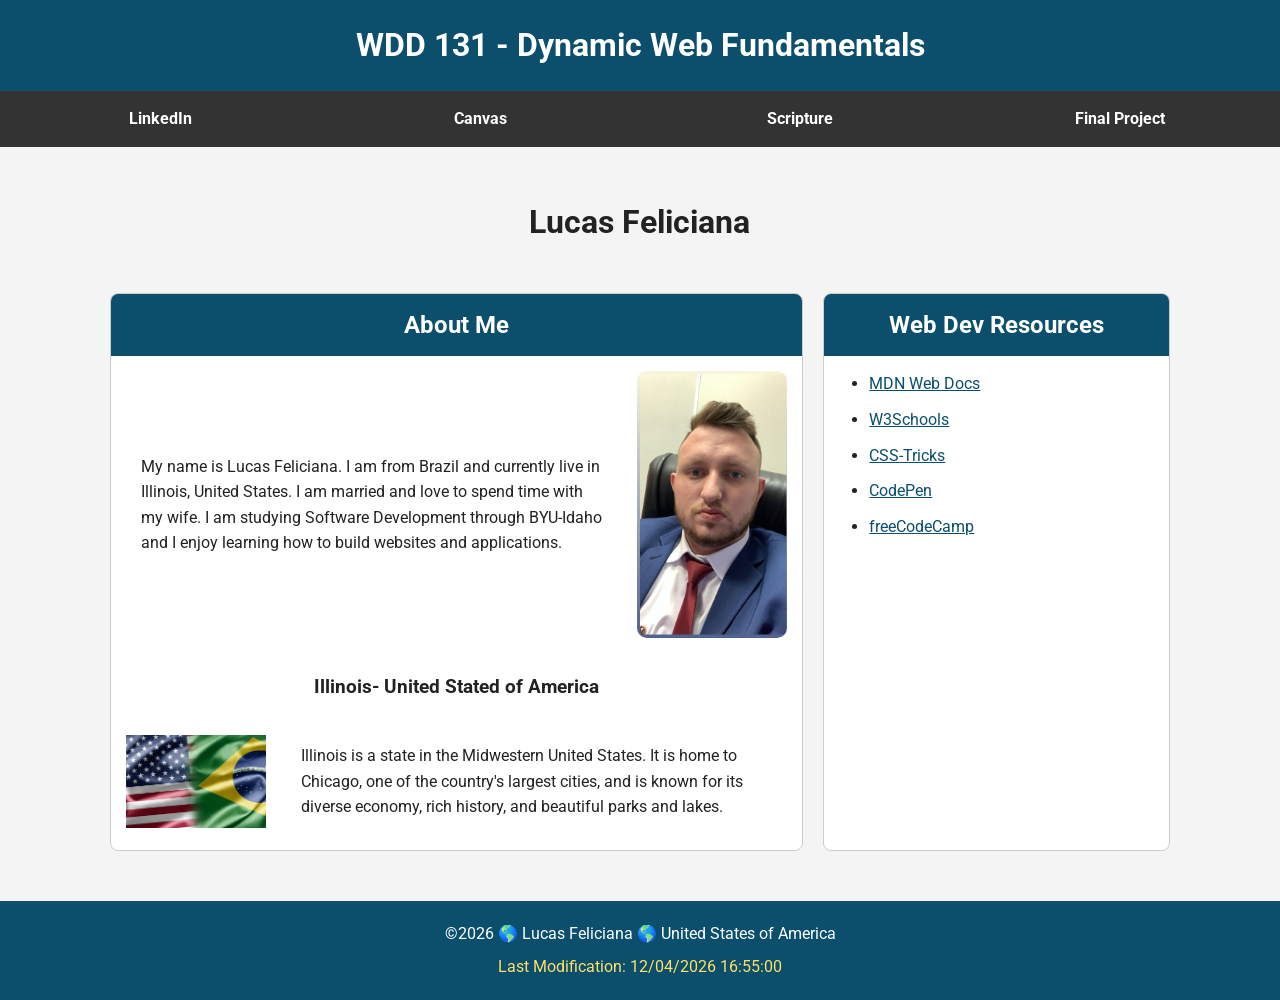
<file: index.html>
<!DOCTYPE html>
<html lang="en">
<head>
    <meta charset="UTF-8">
    <meta name="viewport" content="width=device-width, initial-scale=1.0">
    <meta name="description" content="WDD 131 - Dynamic Web Fundamentals home page by Lucas Feliciana. This page includes information about me, my country, and web development resources.">
    <meta name="author" content="Lucas Feliciana">
    <title>WDD 131- Dynamic Web Fundamentals - Lucas Feliciana</title>
    <link rel="preconnect" href="https://fonts.googleapis.com">
    <link rel="preconnect" href="https://fonts.gstatic.com" crossorigin>
    <link href="https://fonts.googleapis.com/css2?family=Roboto:wght@400;700&display=swap" rel="stylesheet">
    <link rel="stylesheet" href="styles/base.css">
    <script src="scripts/getdates.js" defer></script>
</head>

<body>
    <header>
        <span id="course-title">WDD 131 - Dynamic Web Fundamentals</span>

        <nav>
            <a href="https://www.linkedin.com/in/lucas-eduardo-feliciana-4637b7206" target="_blank" rel="noopener noreferrer">LinkedIn</a>
            <a href="https://byupw.instructure.com/" target="_blank">Canvas</a>
            <a href="https://www.churchofjesuschrist.org/study/scriptures/bofm/hel/5?lang=eng&id=p7#p7" target="_blank">Scripture</a>
            <a href="#">Final Project</a>
        </nav>
    </header>

    <main>
        <h1>Lucas Feliciana</h1>

         <section class="card">
            <h2>About Me</h2>

            <div class="about-content">
                <p>
                    My name is Lucas Feliciana. I am from Brazil and currently live in Illinois,
                    United States. I am married and love to spend time with my wife. 
                    I am studying Software Development through BYU-Idaho and I enjoy
                    learning how to build websites and applications.
                </p>

                <img src="images/profile.jpg" alt="Photo of Lucas Feliciana">
            </div>

            <h3>Illinois- United Stated of America</h3>

            <div class="country-content">
                <img src="images/usa-brasil.jpg" alt="Official flag of Brazil">

                <p>
                   Illinois is a state in the Midwestern United States. It is home to Chicago, one of the country's 
                   largest cities, and is known for its diverse economy, rich history, and beautiful parks and lakes.
                </p>
            </div>
        </section>

        <section class="card">
            <h2>Web Dev Resources</h2>

            <ul>
                <li><a href="https://developer.mozilla.org/" target="_blank">MDN Web Docs</a></li>
                <li><a href="https://www.w3schools.com/" target="_blank">W3Schools</a></li>
                <li><a href="https://css-tricks.com/" target="_blank">CSS-Tricks</a></li>
                <li><a href="https://codepen.io/" target="_blank">CodePen</a></li>
                <li><a href="https://www.freecodecamp.org/" target="_blank">freeCodeCamp</a></li>
            </ul>
        </section>
    </main>

    <footer>
         <p>
            &copy;<span id="currentyear"></span> 🌎 Lucas Feliciana 🌎 United States of America
        </p>
        <p id="lastModified"></p>
    </footer>
    
</body>
</html>
</file>
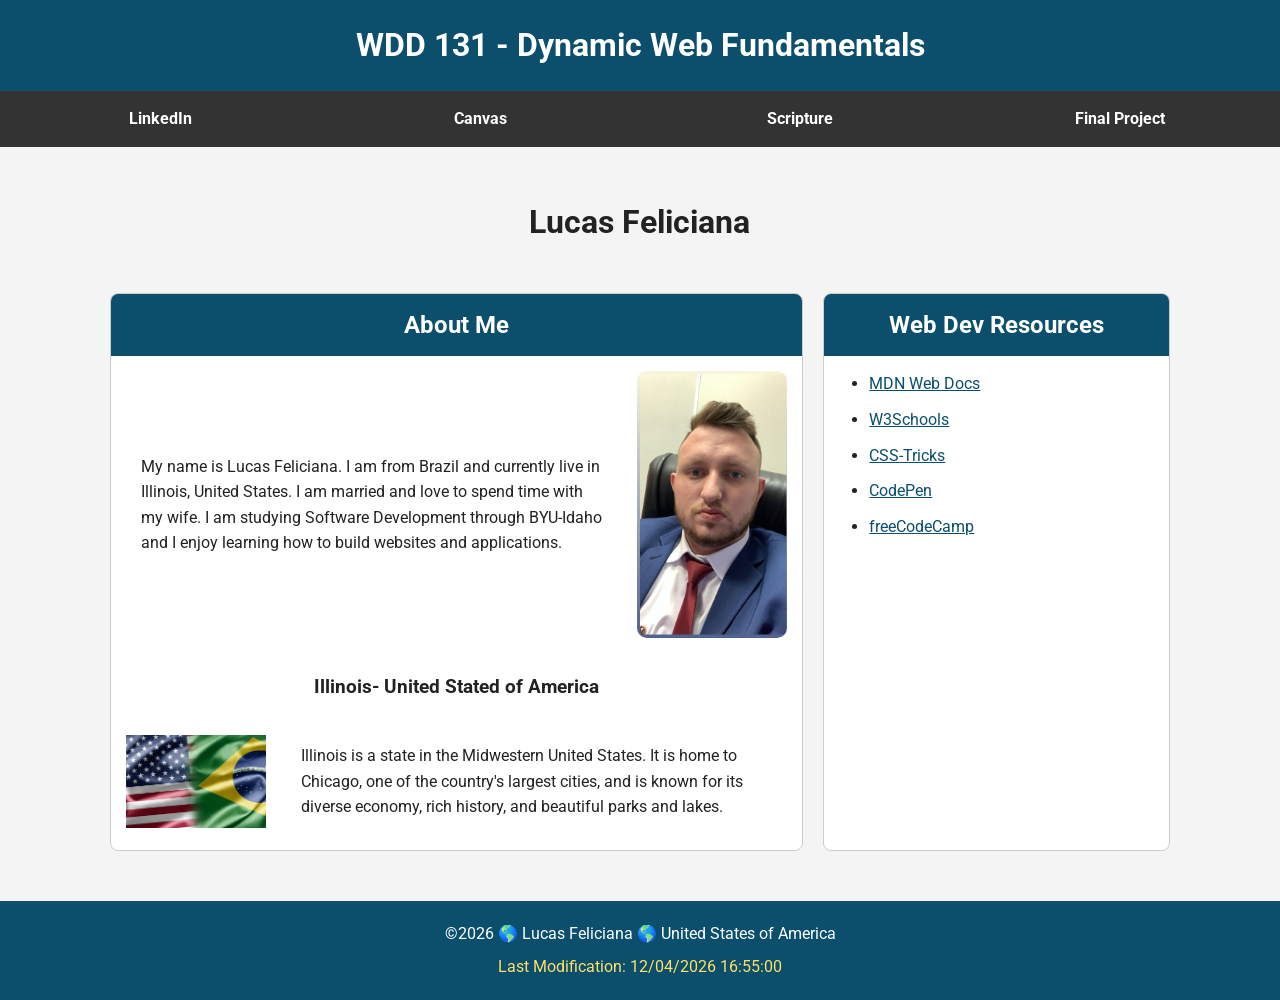
<file: activity01/index.html>
<!DOCTYPE html>
<html lang="en">
<head>
    <meta charset="UTF-8">
    <meta name="viewport" content="width=device-width, initial-scale=1.0">
    <meta name="description" content="WDD 131 - Dynamic Web Fundamentals home page by Lucas Feliciana. This page includes information about me, my country, and web development resources.">
    <meta name="author" content="Lucas Feliciana">
    <title>WDD 31- Dynamic Web Fundamentals - Lucas Feliciana</title>
    <link rel="preconnect" href="https://fonts.googleapis.com">
    <link rel="preconnect" href="https://fonts.gstatic.com" crossorigin>
    <link href="https://fonts.googleapis.com/css2?family=Roboto:wght@400;700&display=swap" rel="stylesheet">
    <link rel="stylesheet" href="styles/base.css">
    <script src="scripts/getdates.js" defer></script>
</head>

<body>
    <header>
        <span id="course-title">WDD 131 - Dynamic Web Fundamentals</span>

        <nav>
            <a href="https://www.linkedin.com/in/lucas-eduardo-feliciana-4637b7206" target="_blank" rel="noopener noreferrer">LinkedIn</a>
            <a href="https://byupw.instructure.com/" target="_blank">Canvas</a>
            <a href="https://www.churchofjesuschrist.org/study/scriptures/bofm/hel/5?lang=eng&id=p7#p7" target="_blank">Scripture</a>
            <a href="#">Final Project</a>
        </nav>
    </header>

    <main>
        <h1>Lucas Feliciana</h1>

         <section class="card">
            <h2>About Me</h2>

            <div class="about-content">
                <p>
                    My name is Lucas Feliciana. I am from Brazil and currently live in Illinois,
                    United States. I am married and love to spend time with my wife. 
                    I am studying Software Development through BYU-Idaho and I enjoy
                    learning how to build websites and applications.
                </p>

                <img src="images/profile.jpg" alt="Photo of Lucas Feliciana">
            </div>

            <h3>Illinois- United Stated of America</h3>

            <div class="country-content">
                <img src="images/usa-brasil.jpg" alt="Official flag of Brazil">

                <p>
                   Illinois is a state in the Midwestern United States. It is home to Chicago, one of the country's 
                   largest cities, and is known for its diverse economy, rich history, and beautiful parks and lakes.
                </p>
            </div>
        </section>

        <section class="card">
            <h2>Web Dev Resources</h2>

            <ul>
                <li><a href="https://developer.mozilla.org/" target="_blank">MDN Web Docs</a></li>
                <li><a href="https://www.w3schools.com/" target="_blank">W3Schools</a></li>
                <li><a href="https://css-tricks.com/" target="_blank">CSS-Tricks</a></li>
                <li><a href="https://codepen.io/" target="_blank">CodePen</a></li>
                <li><a href="https://www.freecodecamp.org/" target="_blank">freeCodeCamp</a></li>
            </ul>
        </section>
    </main>

    <footer>
         <p>
            &copy;<span id="currentyear"></span> 🌎 Lucas Feliciana 🌎 United States of America
        </p>
        <p id="lastModified"></p>
    </footer>
    
</body>
</html>
</file>
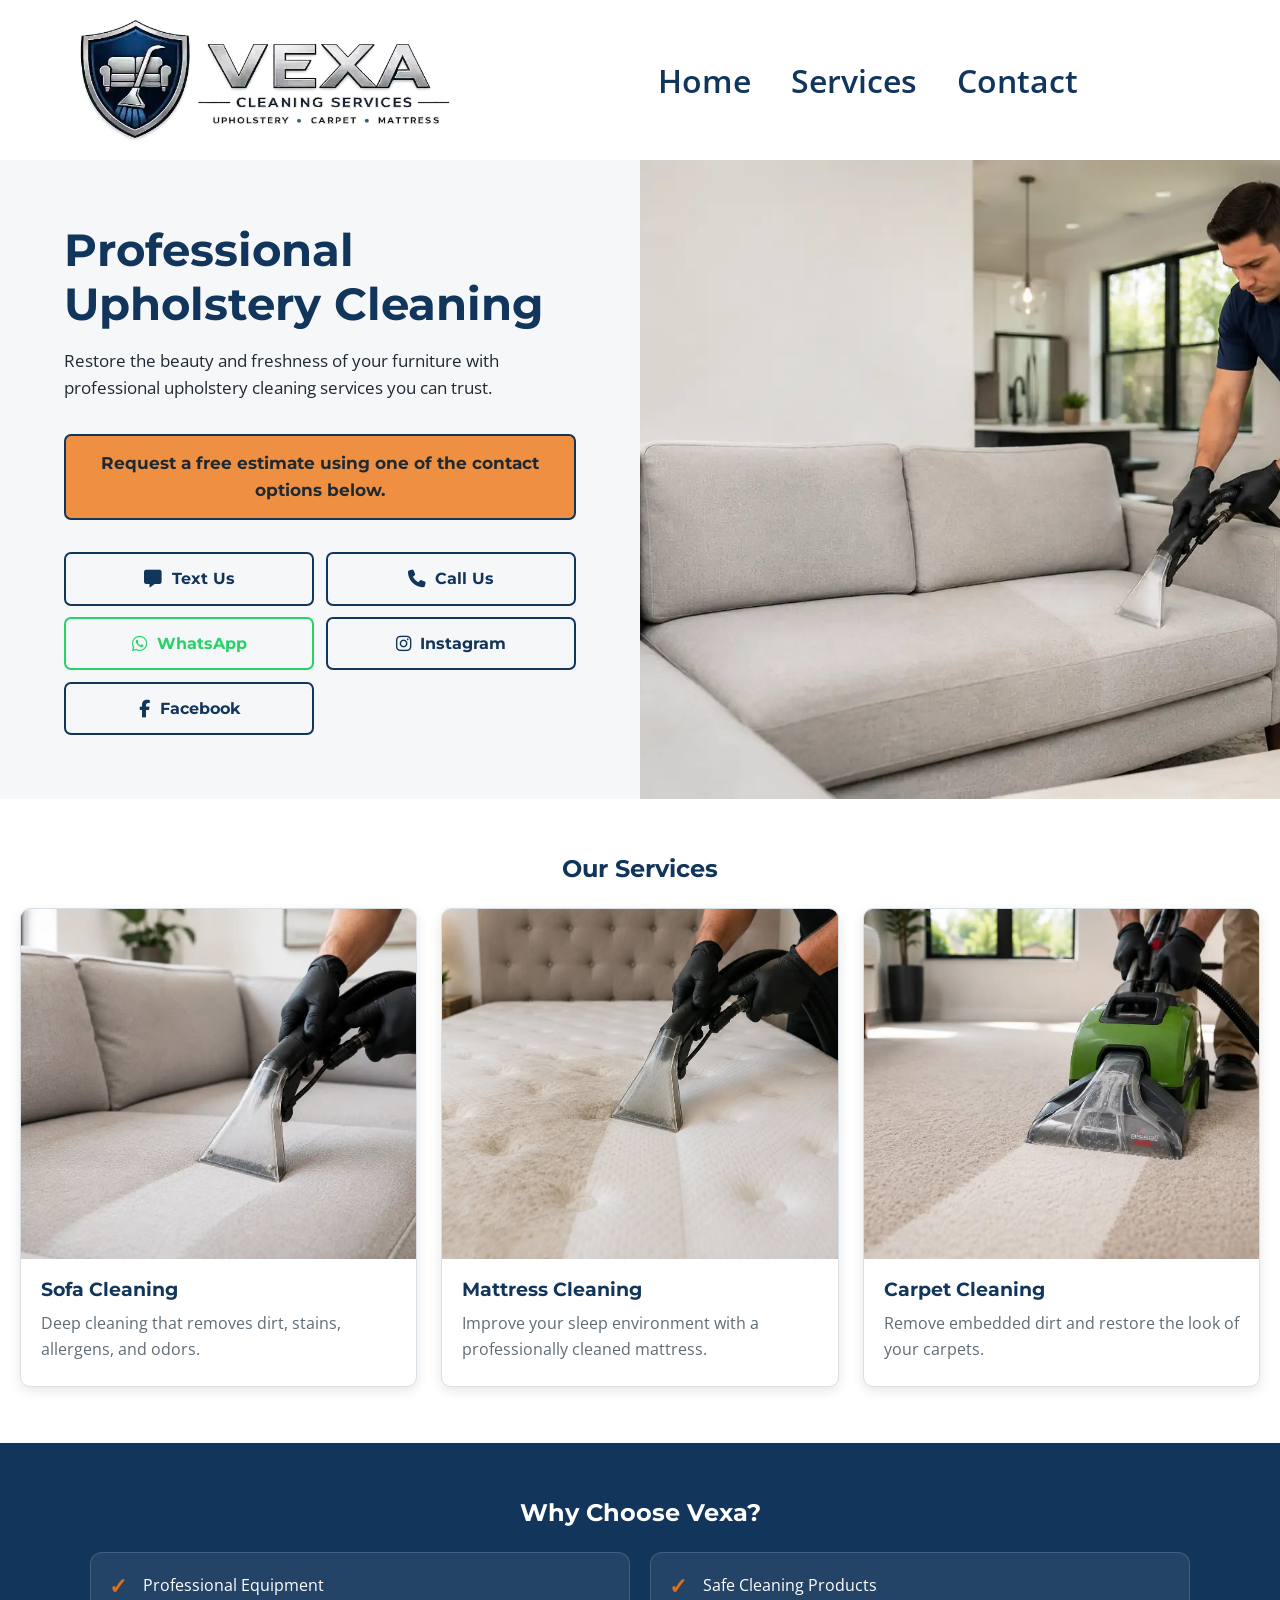
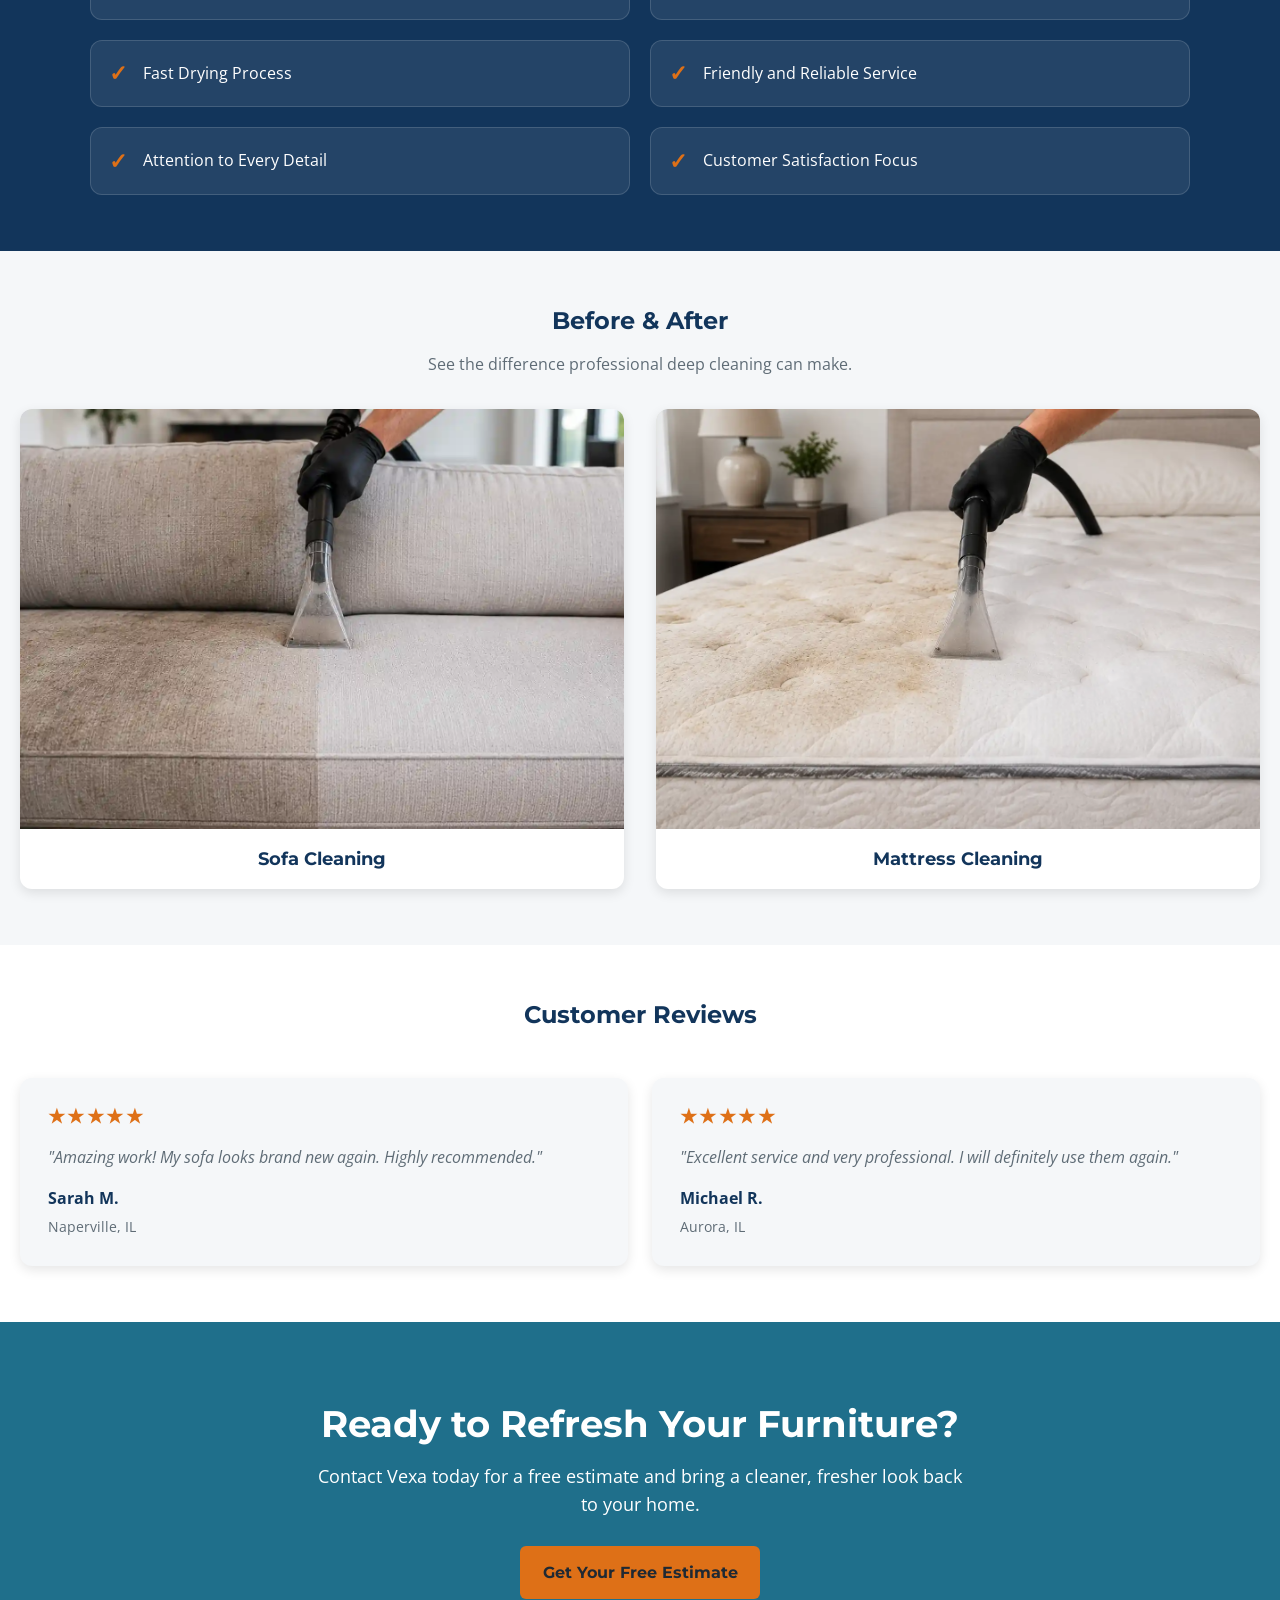
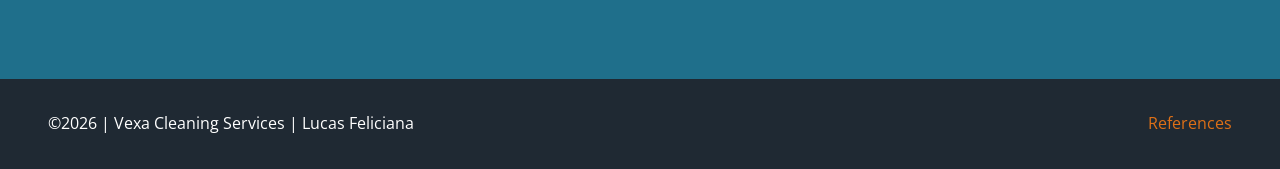
<file: project/index.html>
<!DOCTYPE html>
<html lang="en-US">

<head>
    <meta charset="UTF-8">
    <meta name="viewport" content="width=device-width, initial-scale=1.0">

    <title>Vexa Cleaning Services | Professional Upholstery Cleaning</title>

    <meta name="description" content="Professional upholstery, sofa, mattress, and carpet cleaning services for homes and businesses.">

    <meta name="author" content="Lucas Feliciana">

    <link rel="stylesheet"
    href="https://cdnjs.cloudflare.com/ajax/libs/font-awesome/6.6.0/css/all.min.css">

    <link rel="preconnect" href="https://fonts.googleapis.com">
    <link rel="preconnect" href="https://fonts.gstatic.com" crossorigin>

    <link href="https://fonts.googleapis.com/css2?family=Montserrat:wght@400;600;700&family=Open+Sans:wght@400;500;600&display=swap"
        rel="stylesheet">

    <link rel="stylesheet" href="styles/project.css">
    <link rel="stylesheet" href="styles/project-large.css">

    <script src="scripts/project.js" defer></script>

</head>

<body>

    <header>

        <div class="logo">

            <a href="index.html">

                <img src="images/logo-horizontal.jpg" alt="Vexa Cleaning Services Logo" width="250" height="70">

            </a>

        </div>

        <button id="menu"></button>

        <nav>

            <a href="index.html">Home</a>
            <a href="services.html">Services</a>
            <a href="contact.html">Contact</a>

        </nav>

    </header>

    <main>

        <section class="hero">

            <div class="hero-text">

                <h1>Professional Upholstery Cleaning</h1>

                <p>
                    Restore the beauty and freshness of your furniture with professional
                    upholstery cleaning services you can trust.
                </p>

                <p class="estimate-text">
                     Request a free estimate using one of the contact options below.</p>

                <div class="home-contact-options">

                    <div class="home-contact-buttons">

                        <a href="sms:+17089797188?body=Hi%20Vexa%20Cleaning%20Services!%20I%20would%20like%20to%20request%20a%20free%20estimate."
                            class="home-contact-button">
                            <i class="fa-solid fa-message"></i>
                            <span>Text Us</span>
                        </a>

                        <a href="tel:+17089797188"
                            class="home-contact-button">
                            <i class="fa-solid fa-phone"></i>
                            <span>Call Us</span>
                        </a>

                        <a href="https://wa.me/17089797188?text=Hi%20Vexa%20Cleaning%20Services!%20I%20would%20like%20to%20request%20a%20free%20estimate."
                            target="_blank"
                            rel="noopener"
                            class="home-contact-button whatsapp-home">
                            <i class="fa-brands fa-whatsapp"></i>
                            <span>WhatsApp</span>
                        </a>

                        <a href="https://www.instagram.com/vexacleaning/"
                            target="_blank"
                            rel="noopener"
                            class="home-contact-button">
                            <i class="fa-brands fa-instagram"></i>
                            <span>Instagram</span>
                        </a>

                        <a href="https://www.facebook.com/profile.php?id=61593720956133"
                            target="_blank"
                            rel="noopener"
                            class="home-contact-button">
                            <i class="fa-brands fa-facebook-f"></i>
                            <span>Facebook</span>
                        </a>

                    </div>

                </div>

            </div>

            <img src="images/hero-image.webp"
                alt="Professional technician cleaning a sofa">

        </section>



        <section class="services">

            <h2>Our Services</h2>

            <div class="services-container">

                <article class="service-card">
                    <img src="images/sofa-cleaning.webp"
                        alt="Professional sofa cleaning"
                        loading="lazy">

                    <h3>Sofa Cleaning</h3>

                    <p>
                        Deep cleaning that removes dirt, stains,
                        allergens, and odors.
                    </p>
                </article>


                <article class="service-card">
                    <img src="images/mattress-cleaning.webp"
                        alt="Professional mattress cleaning"
                        loading="lazy">

                    <h3>Mattress Cleaning</h3>

                    <p>
                        Improve your sleep environment with a
                        professionally cleaned mattress.
                    </p>
                </article>


                <article class="service-card">
                    <img src="images/carpet-cleaning.webp"
                        alt="Professional carpet cleaning"
                        loading="lazy">

                    <h3>Carpet Cleaning</h3>

                    <p>
                        Remove embedded dirt and restore the look
                        of your carpets.
                    </p>
                </article>

            </div>

        </section>



        <section class="why-us">

            <h2>Why Choose Vexa?</h2>

            <ul>

                <li>Professional Equipment</li>

                <li>Safe Cleaning Products</li>

                <li>Fast Drying Process</li>

                <li>Friendly and Reliable Service</li>

                <li>Attention to Every Detail</li>

                <li>Customer Satisfaction Focus</li>

            </ul>

        </section>



        <section class="before-after">

            <h2>Before & After</h2>

            <p class="section-intro">See the difference professional deep cleaning can make.</p>

            <div class="gallery">

                <figure class="before-after-card">
                    <img src="images/before-after1.webp"
                        alt="Before and after professional sofa cleaning"
                        loading="lazy">

                    <figcaption>Sofa Cleaning</figcaption>
                </figure>

                <figure class="before-after-card">
                    <img src="images/before-after2.webp"
                        alt="Before and after professional mattress cleaning"
                        loading="lazy">

                    <figcaption>Mattress Cleaning</figcaption>
                </figure>

            </div>

        </section>


        <section class="testimonials">

            <h2>Customer Reviews</h2>

            <article>
                <h3>★★★★★</h3>

                <p>
                    "Amazing work! My sofa looks brand new again.
                    Highly recommended."
                </p>

                <strong>Sarah M.</strong>
                <span>Naperville, IL</span>
            </article>

            <article>
                <h3>★★★★★</h3>

                <p>
                    "Excellent service and very professional.
                    I will definitely use them again."
                </p>

                <strong>Michael R.</strong>
                <span>Aurora, IL</span>
            </article>

        </section>

        <section class="cta">

            <h2>Ready to Refresh Your Furniture?</h2>

            <p>
                Contact Vexa today for a free estimate and bring a cleaner,
                fresher look back to your home.
            </p>

            <a href="contact.html" class="button">
                Get Your Free Estimate</a>

        </section>

    </main>




    <footer>

        <p>
            ©2026 | Vexa Cleaning Services | Lucas Feliciana
        </p>

        <nav>

            <a href="references.html">
                References
            </a>

        </nav>

    </footer>

</body>

</html>
</file>
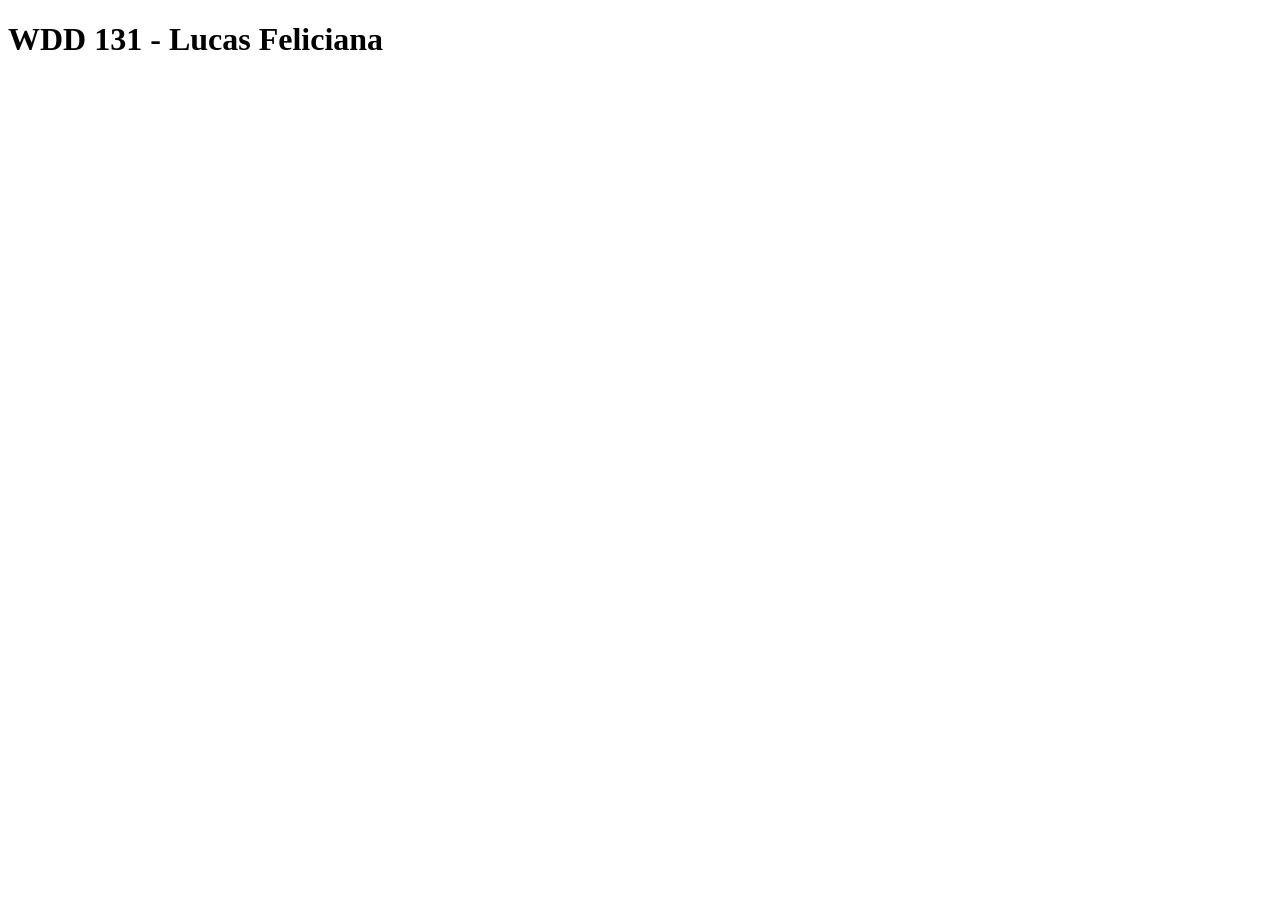
<file: week01/index.html>
<!DOCTYPE html>
<html lang="en">
<head>
    <meta charset="UTF-8">
    <meta name="viewport" content="width=device-width, initial-scale=1.0">
    <title>WDD 131</title>
</head>
<body>
    <h1>WDD 131 - Lucas Feliciana</h1>
</body>
</html>
</file>
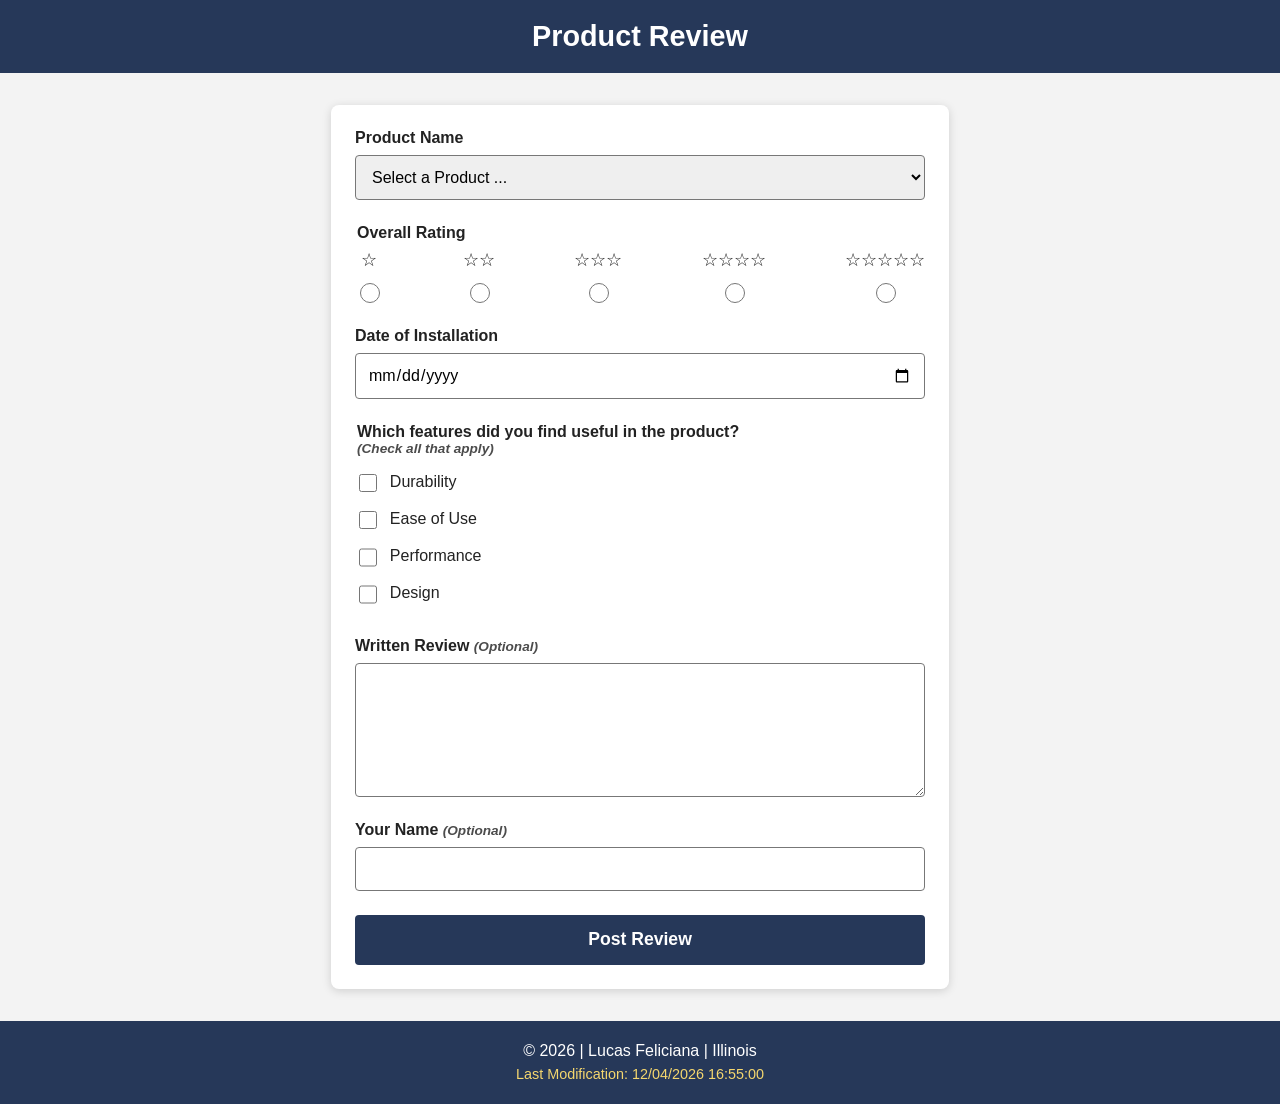
<file: form.html>
<!DOCTYPE html>
<html lang="en">
<head>
    <meta charset="UTF-8">
    <meta name="viewport" content="width=device-width, initial-scale=1.0">

    <meta
        name="description"
        content="Submit a product review by rating the product and its features."
    >

    <meta name="author" content="Lucas Feliciana">

    <title>Product Review Form</title>

    <link rel="stylesheet" href="styles/form.css">

    <script src="scripts/form.js" defer></script>
</head>

<body>
    <header>
        <h1>Product Review</h1>
    </header>

    <main>
        <form method="get" action="review.html">
            <div class="form-group">
                <label for="product-name">Product Name</label>

                <select id="product-name" name="product" required>
                    <option value="" disabled selected>Select a Product ...</option>
                </select>
            </div>

            <fieldset class="rating-fieldset">
                <legend>Overall Rating</legend>

                <div class="rating-options">
                    <label for="rating-1">
                        <span>☆</span>
                        <input
                            type="radio"
                            id="rating-1"
                            name="rating"
                            value="1"
                            required
                        >
                    </label>

                    <label for="rating-2">
                        <span>☆☆</span>
                        <input
                            type="radio"
                            id="rating-2"
                            name="rating"
                            value="2"
                            required
                        >
                    </label>

                    <label for="rating-3">
                        <span>☆☆☆</span>
                        <input
                            type="radio"
                            id="rating-3"
                            name="rating"
                            value="3"
                            required
                        >
                    </label>

                    <label for="rating-4">
                        <span>☆☆☆☆</span>
                        <input
                            type="radio"
                            id="rating-4"
                            name="rating"
                            value="4"
                            required
                        >
                    </label>

                    <label for="rating-5">
                        <span>☆☆☆☆☆</span>
                        <input
                            type="radio"
                            id="rating-5"
                            name="rating"
                            value="5"
                            required
                        >
                    </label>
                </div>
            </fieldset>

            <div class="form-group">
                <label for="installation-date">
                    Date of Installation
                </label>

                <input
                    type="date"
                    id="installation-date"
                    name="installation-date"
                    required
                >
            </div>

            <fieldset class="features-fieldset">
                <legend>
                    Which features did you find useful in the product?
                    <span class="instruction">(Check all that apply)</span>
                </legend>

                <label for="durability">
                    <input
                        type="checkbox"
                        id="durability"
                        name="features"
                        value="durability"
                    >
                    Durability
                </label>

                <label for="ease-of-use">
                    <input
                        type="checkbox"
                        id="ease-of-use"
                        name="features"
                        value="ease-of-use"
                    >
                    Ease of Use
                </label>

                <label for="performance">
                    <input
                        type="checkbox"
                        id="performance"
                        name="features"
                        value="performance"
                    >
                    Performance
                </label>

                <label for="design">
                    <input
                        type="checkbox"
                        id="design"
                        name="features"
                        value="design"
                    >
                    Design
                </label>
            </fieldset>

            <div class="form-group">
                <label for="written-review">
                    Written Review
                    <span class="optional">(Optional)</span>
                </label>

                <textarea
                    id="written-review"
                    name="written-review"
                    rows="6"
                ></textarea>
            </div>

            <div class="form-group">
                <label for="user-name">
                    Your Name
                    <span class="optional">(Optional)</span>
                </label>

                <input
                    type="text"
                    id="user-name"
                    name="user-name"
                >
            </div>

            <input
                type="submit"
                value="Post Review"
                class="submit-button"
            >
        </form>
    </main>

    <footer>
        <p>
            &copy; <span id="currentyear"></span>
            | Lucas Feliciana | Illinois
        </p>

        <p id="lastModified"></p>
    </footer>
</body>
</html>
</file>
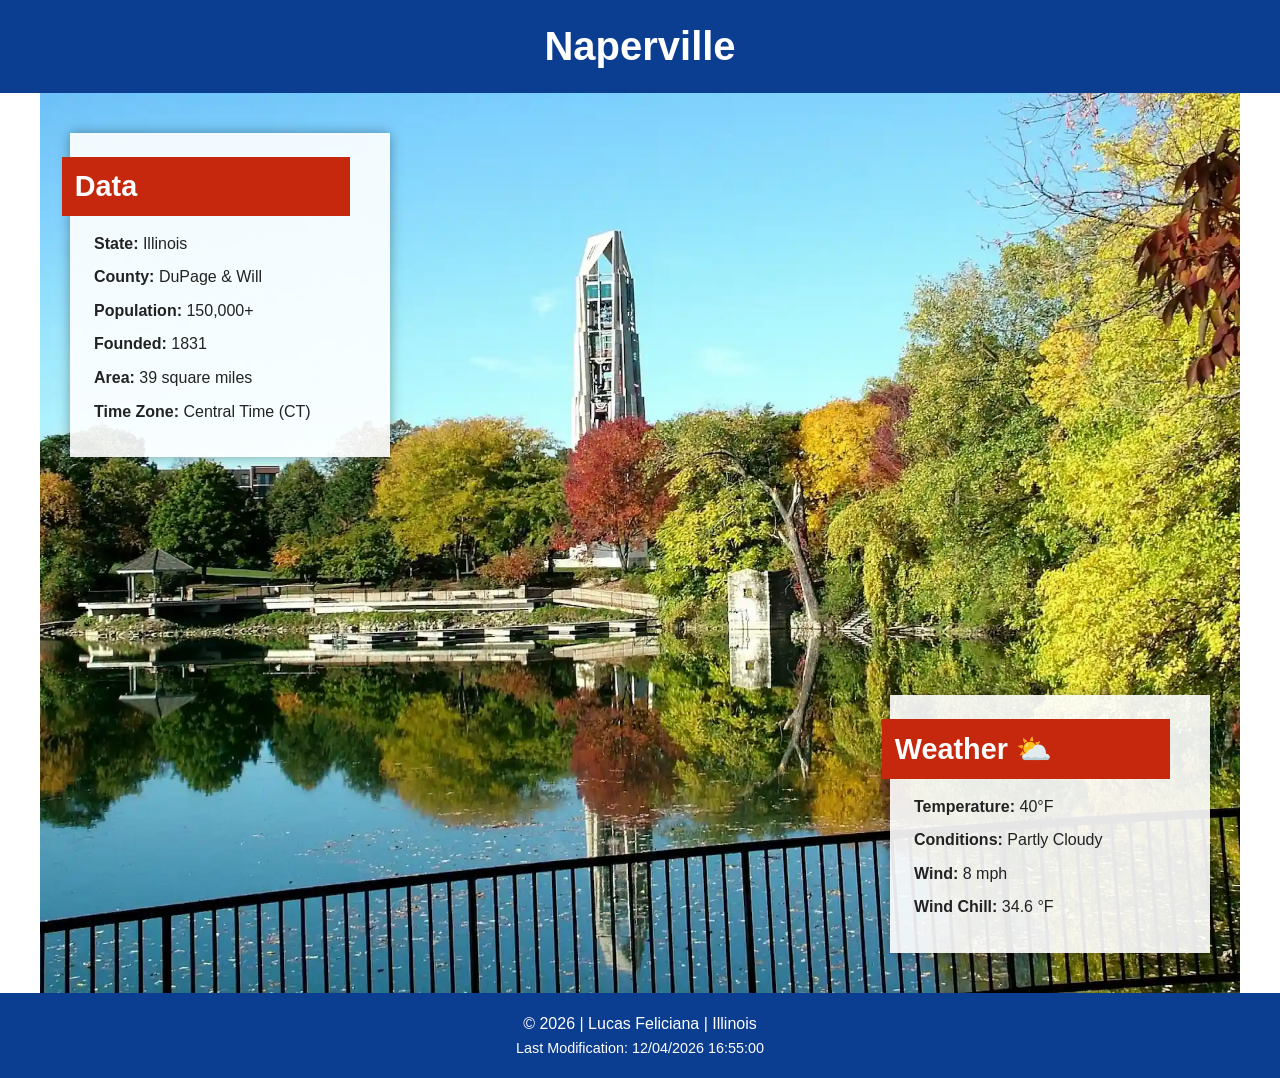
<file: place.html>
<!DOCTYPE html>
<html lang="en-US">

<head>
    <meta charset="UTF-8">
    <meta name="viewport" content="width=device-width, initial-scale=1.0">

    <title>Naperville | WDD 131</title>

    <meta name="description" content="Learn about Naperville, Illinois, including its history, weather, and interesting facts.">

    <meta name="author" content="Lucas Feliciana">

    <link rel="stylesheet" href="styles/place.css">

    <script src="scripts/place.js" defer></script>
</head>

<body>

    <header>
        <h1>Naperville</h1>
    </header>

    <main>

        <section class="hero">
            <picture>

                <source srcset="images/naperville-large.webp" media="(min-width: 768px)">

                <img src="images/naperville-small.webp"
                    alt="View of Naperville Riverwalk">

            </picture>
        </section>

        <section class="data">

            <h2>Data</h2>

            <ul>
                <li><strong>State:</strong> Illinois</li>
                <li><strong>County:</strong> DuPage & Will</li>
                <li><strong>Population:</strong> 150,000+</li>
                <li><strong>Founded:</strong> 1831</li>
                <li><strong>Area:</strong> 39 square miles</li>
                <li><strong>Time Zone:</strong> Central Time (CT)</li>
            </ul>

        </section>

        <section class="weather">

            <h2>Weather</h2>

            <img src="images/weather.svg"
                alt="Weather Icon">

            <ul>
                <li><strong>Temperature:</strong> <span id="temperature">40°F</span></li>

                <li><strong>Conditions:</strong> Partly Cloudy</li>

                <li><strong>Wind:</strong> <span id="wind-speed">8 mph</span></li>

                <li><strong>Wind Chill:</strong> <span id="wind-chill"></span></li>
            </ul>

        </section>

    </main>

    <footer>

        <p>
            &copy;
            <span id="currentyear"></span>
            | Lucas Feliciana | Illinois
        </p>

        <p id="lastModified"></p>

    </footer>

</body>

</html>
</file>
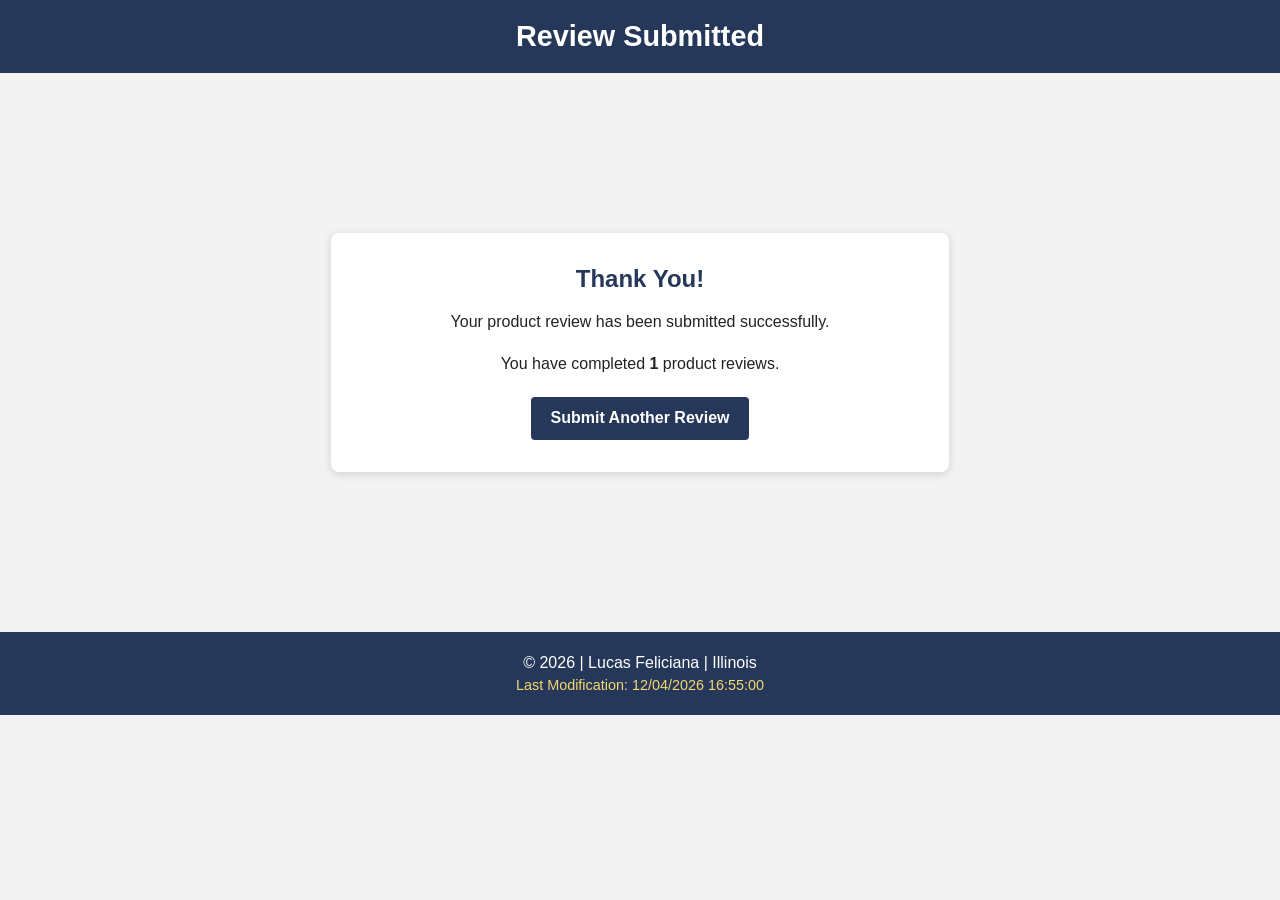
<file: review.html>
<!DOCTYPE html>
<html lang="en">
<head>
    <meta charset="UTF-8">
    <meta name="viewport" content="width=device-width, initial-scale=1.0">

    <meta
        name="description"
        content="Confirmation page for a successfully submitted product review.">

    <meta name="author" content="Lucas Feliciana">

    <title>Review Submitted</title>

    <link rel="stylesheet" href="styles/form.css">

    <script src="scripts/review.js" defer></script>
</head>

<body>
    <header>
        <h1>Review Submitted</h1>
    </header>

    <main class="confirmation-main">
        <section class="confirmation-card">
            <h2>Thank You!</h2>

            <p>Your product review has been submitted successfully.</p>

            <p class="review-count-message">
                You have completed
                <strong>
                    <span id="review-count">0</span>
                </strong>
                product reviews.
            </p>

            <a href="form.html" class="return-link">
                Submit Another Review
            </a>
        </section>
    </main>

    <footer>
        <p>
            &copy; <span id="currentyear"></span>
            | Lucas Feliciana | Illinois
        </p>

        <p id="lastModified"></p>
    </footer>
</body>
</html>
</file>
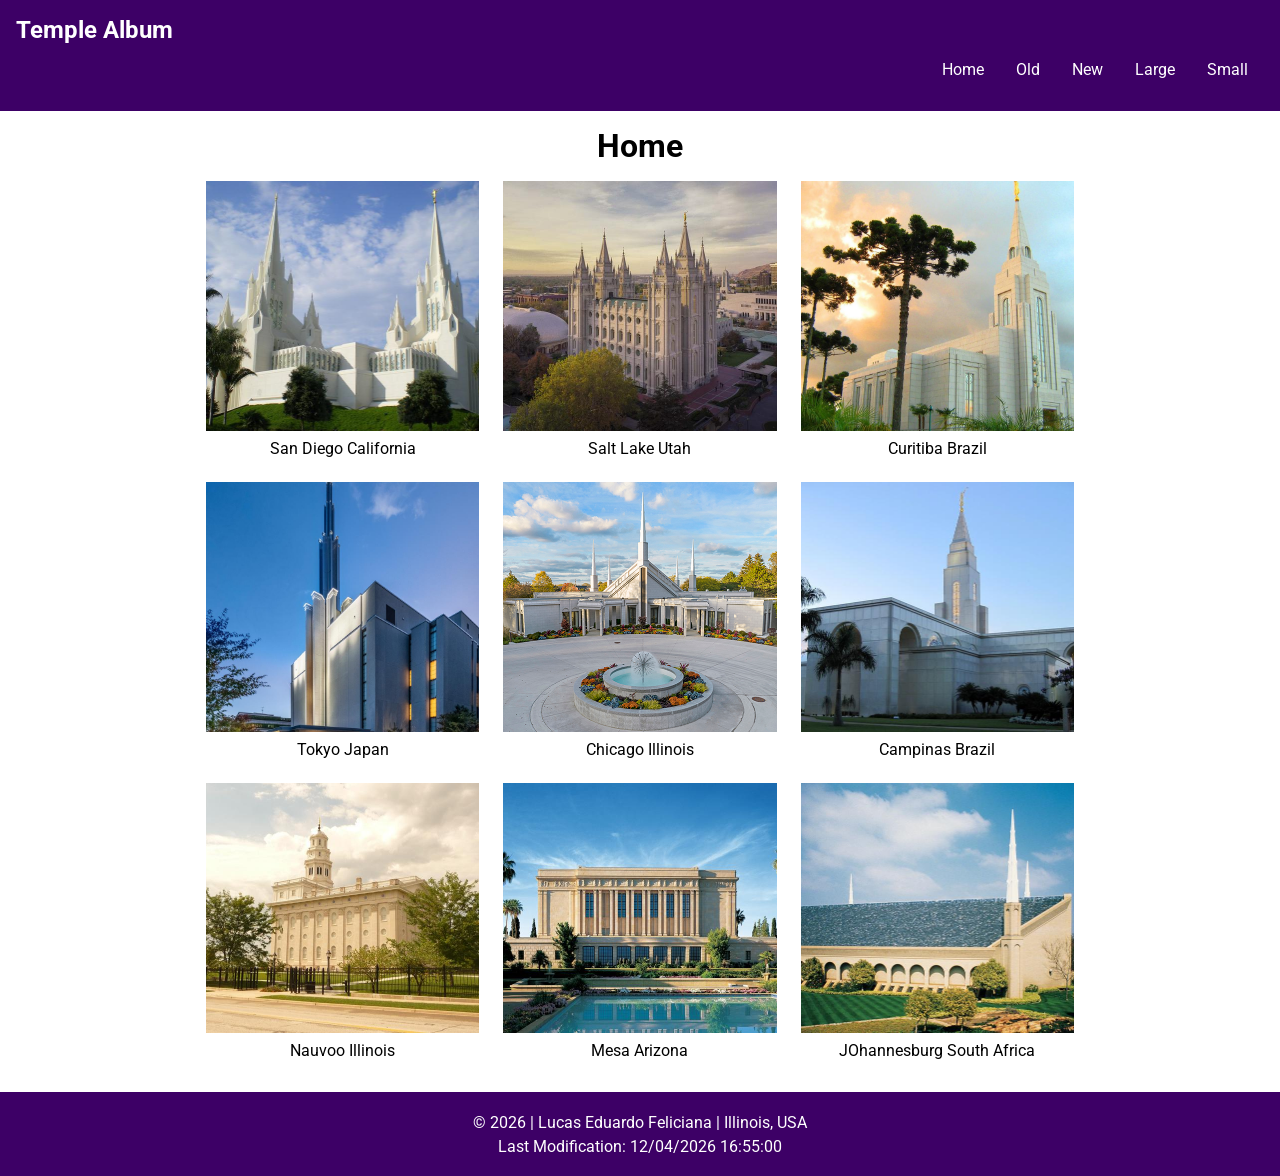
<file: temples.html>
<!DOCTYPE html>
<html lang="en-US">
<head>
    <meta charset="UTF-8">
    <meta name="viewport" content="width=device-width, initial-scale=1.0">

    <meta name="description" content="Explore a responsive temple photo album created with HTML, CSS, and JavaScript.">
    <meta name="author" content="Lucas Eduardo Feliciana">

    <title>Temple Album | WDD 131</title>

    <link rel="preconnect" href="https://fonts.googleapis.com">
    <link rel="preconnect" href="https://fonts.gstatic.com" crossorigin>
    <link href="https://fonts.googleapis.com/css2?family=Roboto:wght@400;700&display=swap" rel="stylesheet">

    <link rel="stylesheet" href="styles/temples.css">
    <link rel="stylesheet" href="styles/temples-large.css">

    <script src="scripts/temples.js" defer></script>
</head>

<body>

<header>
    <span class="site-title">Temple Album</span>

    <button id="menu">☰</button>

    <nav>
        <a href="#">Home</a>
        <a href="#">Old</a>
        <a href="#">New</a>
        <a href="#">Large</a>
        <a href="#">Small</a>
    </nav>
</header>

<main>

    <h1>Home</h1>

    <section class="gallery">

        <figure>
            <img src="images/san-diego-temple.jpg" alt="Temple">
            <figcaption>San Diego California</figcaption>
        </figure>

        <figure>
            <img src="images/salt-lake-temple.jpg" alt="Temple">
            <figcaption>Salt Lake Utah</figcaption>
        </figure>

        <figure>
            <img src="images/curitiba-brazil-temple.jpg" alt="Temple">
            <figcaption>Curitiba Brazil</figcaption>
        </figure>

        <figure>
            <img src="images/tokyo-japan-temple.jpeg" alt="Temple">
            <figcaption>Tokyo Japan</figcaption>
        </figure>

        <figure>
            <img src="images/chicago-temple.jpg" alt="Temple">
            <figcaption>Chicago Illinois</figcaption>
        </figure>

        <figure>
            <img src="images/campinas-brazil-temple.jpg" alt="Temple">
            <figcaption>Campinas Brazil</figcaption>
        </figure>

        <figure>
            <img src="images/nauvoo-temple.jpg" alt="Temple">
            <figcaption>Nauvoo Illinois</figcaption>
        </figure>

        <figure>
            <img src="images/mesa-temple.jpeg" alt="Temple">
            <figcaption>Mesa Arizona</figcaption>
        </figure>

        <figure>
            <img src="images/johannesburg-temple.jpg" alt="Temple">
            <figcaption>JOhannesburg South Africa</figcaption>
        </figure>

    </section>

</main>

<footer>
    <p>
        © <span id="currentyear"></span> |
        Lucas Eduardo Feliciana |
        Illinois, USA
    </p>

    <p id="lastModified"></p>
</footer>

</body>
</html>
</file>
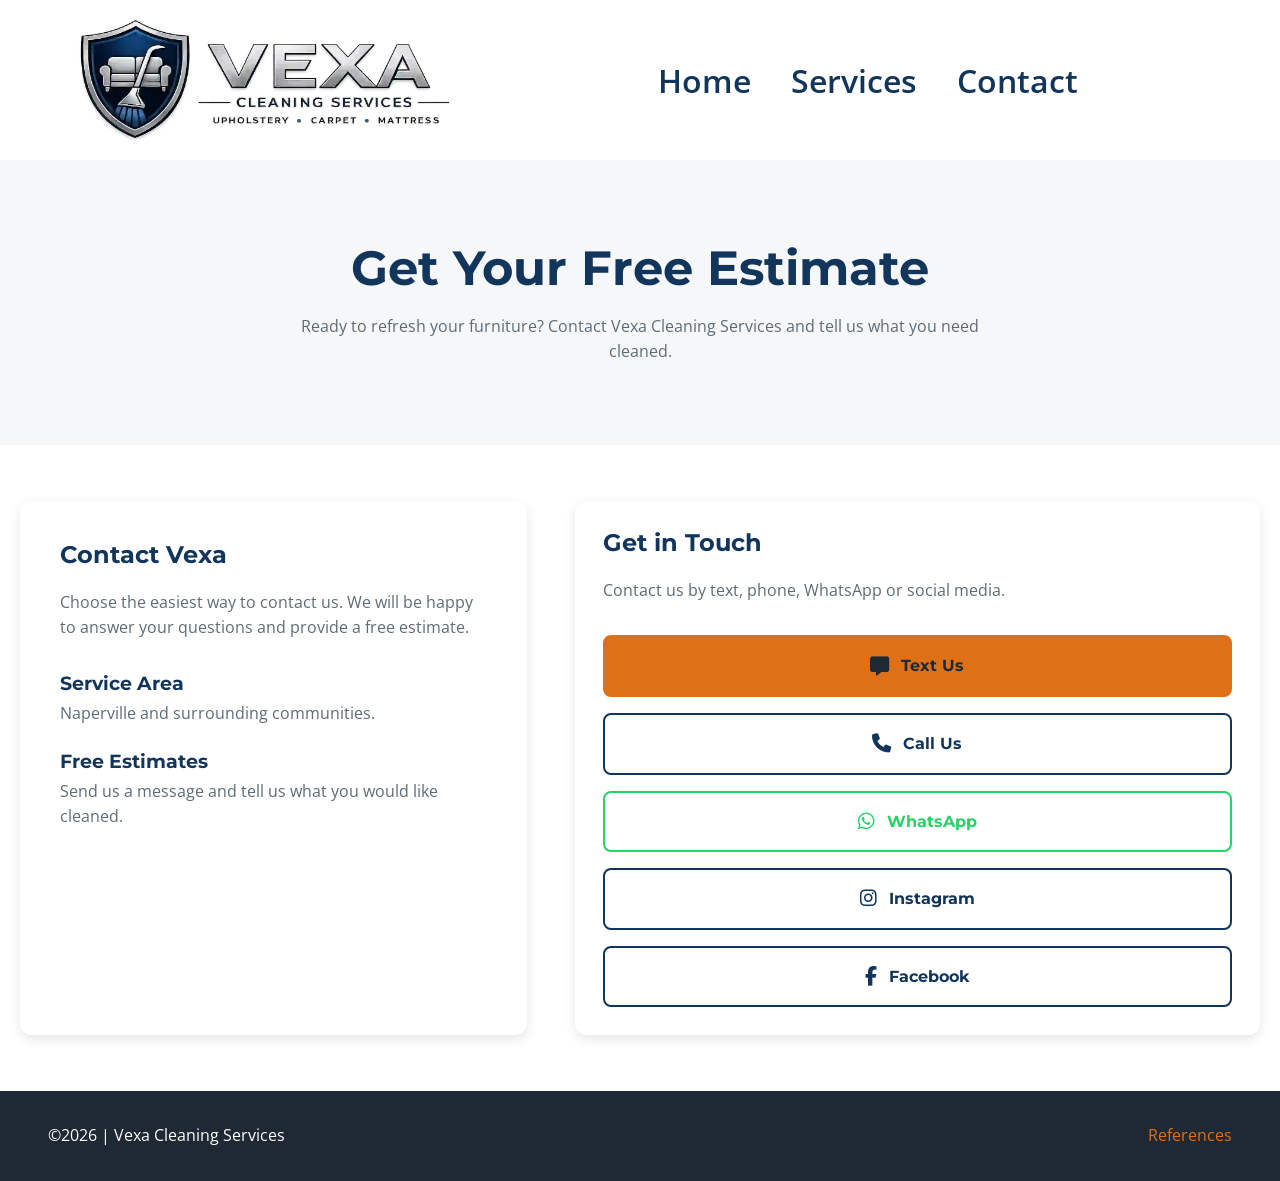
<file: project/contact.html>
<!DOCTYPE html>
<html lang="en-US">

<head>
    <meta charset="UTF-8">
    <meta name="viewport" content="width=device-width, initial-scale=1.0">

    <title>Contact | Vexa Cleaning Services</title>

    <meta name="description"
        content="Contact Vexa Cleaning Services for professional upholstery, mattress, and carpet cleaning in Naperville and surrounding areas.">

    <meta name="author" content="Lucas Feliciana">

    <link rel="preconnect" href="https://fonts.googleapis.com">
    <link rel="preconnect" href="https://fonts.gstatic.com" crossorigin>

    <link href="https://fonts.googleapis.com/css2?family=Montserrat:wght@400;600;700&family=Open+Sans:wght@400;500;600&display=swap"
        rel="stylesheet">

    <link rel="stylesheet" href="styles/project.css">
    <link rel="stylesheet" href="styles/project-large.css">

    <link rel="stylesheet"
      href="https://cdnjs.cloudflare.com/ajax/libs/font-awesome/6.6.0/css/all.min.css">

    <script src="scripts/project.js" defer></script>
</head>

<body>

    <header>

        <div class="logo">
            <a href="index.html">
                <img src="images/logo-horizontal.jpg"
                    alt="Vexa Cleaning Services logo">
            </a>
        </div>

        <button id="menu"></button>

        <nav>
            <a href="index.html">Home</a>
            <a href="services.html">Services</a>
            <a href="contact.html">Contact</a>
        </nav>

    </header>

    <main>

        <section class="contact-hero">

            <h1>Get Your Free Estimate</h1>

            <p>
                Ready to refresh your furniture?
                Contact Vexa Cleaning Services and tell us what you need cleaned.
            </p>

        </section>


        <section class="contact-section">

            <div class="contact-info">

                <h2>Contact Vexa</h2>

                <p>
                    Choose the easiest way to contact us.
                    We will be happy to answer your questions and provide a free estimate.
                </p>

                <div class="contact-item">
                    <h3>Service Area</h3>
                    <p>Naperville and surrounding communities.</p>
                </div>

                <div class="contact-item">
                    <h3>Free Estimates</h3>
                    <p>
                        Send us a message and tell us what you would like cleaned.
                    </p>
                </div>

            </div>


            <div class="contact-options">

                <h2>Get in Touch</h2>

                <p>
                    Contact us by text, phone, WhatsApp or social media.
                </p>

                <div class="contact-buttons">

                    <a href="sms:+17089797188?body=Hi%20Vexa%20Cleaning%20Services!%20I%20would%20like%20to%20request%20a%20free%20estimate."
                        class="contact-button primary-contact">
                        <i class="fa-solid fa-message"></i>
                        <span>Text Us</span>
                    </a>

                    <a href="tel:+17089797188"
                        class="contact-button">
                        <i class="fa-solid fa-phone"></i>
                        <span>Call Us</span>
                    </a>

                    <a href="https://wa.me/17089797188?text=Hi%20Vexa%20Cleaning%20Services!%20I%20would%20like%20to%20request%20a%20free%20estimate."
                        target="_blank"
                        rel="noopener"
                        class="contact-button whatsapp-button">
                        <i class="fa-brands fa-whatsapp"></i>
                        <span>WhatsApp</span>
                    </a>

                    <a href="https://www.instagram.com/vexacleaning/"
                        target="_blank"
                        rel="noopener"
                        class="contact-button">
                        <i class="fa-brands fa-instagram"></i>
                        <span>Instagram</span>
                    </a>

                    <a href="https://www.facebook.com/profile.php?id=61593720956133"
                        target="_blank"
                        rel="noopener"
                        class="contact-button">
                        <i class="fa-brands fa-facebook-f"></i>
                        <span>Facebook</span>
                    </a>
                </div>

            </div>

        </section>

    </main>


    <footer>

        <p>
            ©2026 | Vexa Cleaning Services 
        </p>

        <nav>
            <a href="references.html">References</a>
        </nav>

    </footer>

</body>

</html>
</file>
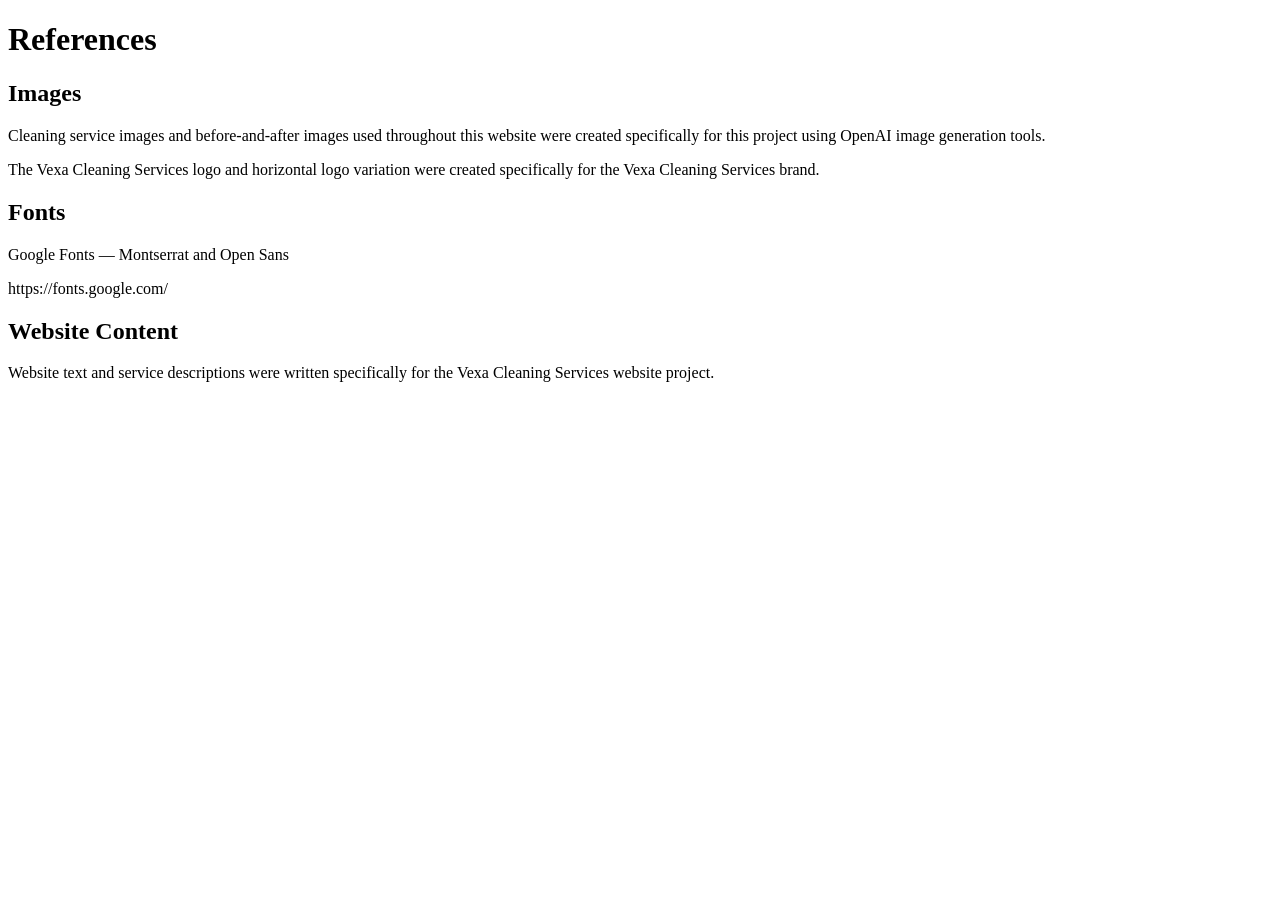
<file: project/references.html>
<!DOCTYPE html>
<html lang="en-US">

<head>
    <meta charset="UTF-8">
    <meta name="viewport" content="width=device-width, initial-scale=1.0">

    <title>References | Vexa Cleaning Services</title>

    <meta name="description"
        content="References and resources used for the Vexa Cleaning Services website project.">

    <meta name="author" content="Lucas Feliciana">
</head>

<body>

    <main>

        <h1>References</h1>

        <h2>Images</h2>

        <p>
            Cleaning service images and before-and-after images used throughout
            this website were created specifically for this project using
            OpenAI image generation tools.
        </p>

        <p>
            The Vexa Cleaning Services logo and horizontal logo variation were
            created specifically for the Vexa Cleaning Services brand.
        </p>


        <h2>Fonts</h2>

        <p>
            Google Fonts — Montserrat and Open Sans
        </p>

        <p>
            https://fonts.google.com/
        </p>


        <h2>Website Content</h2>

        <p>
            Website text and service descriptions were written specifically
            for the Vexa Cleaning Services website project.
        </p>

    </main>

</body>

</html>
</file>
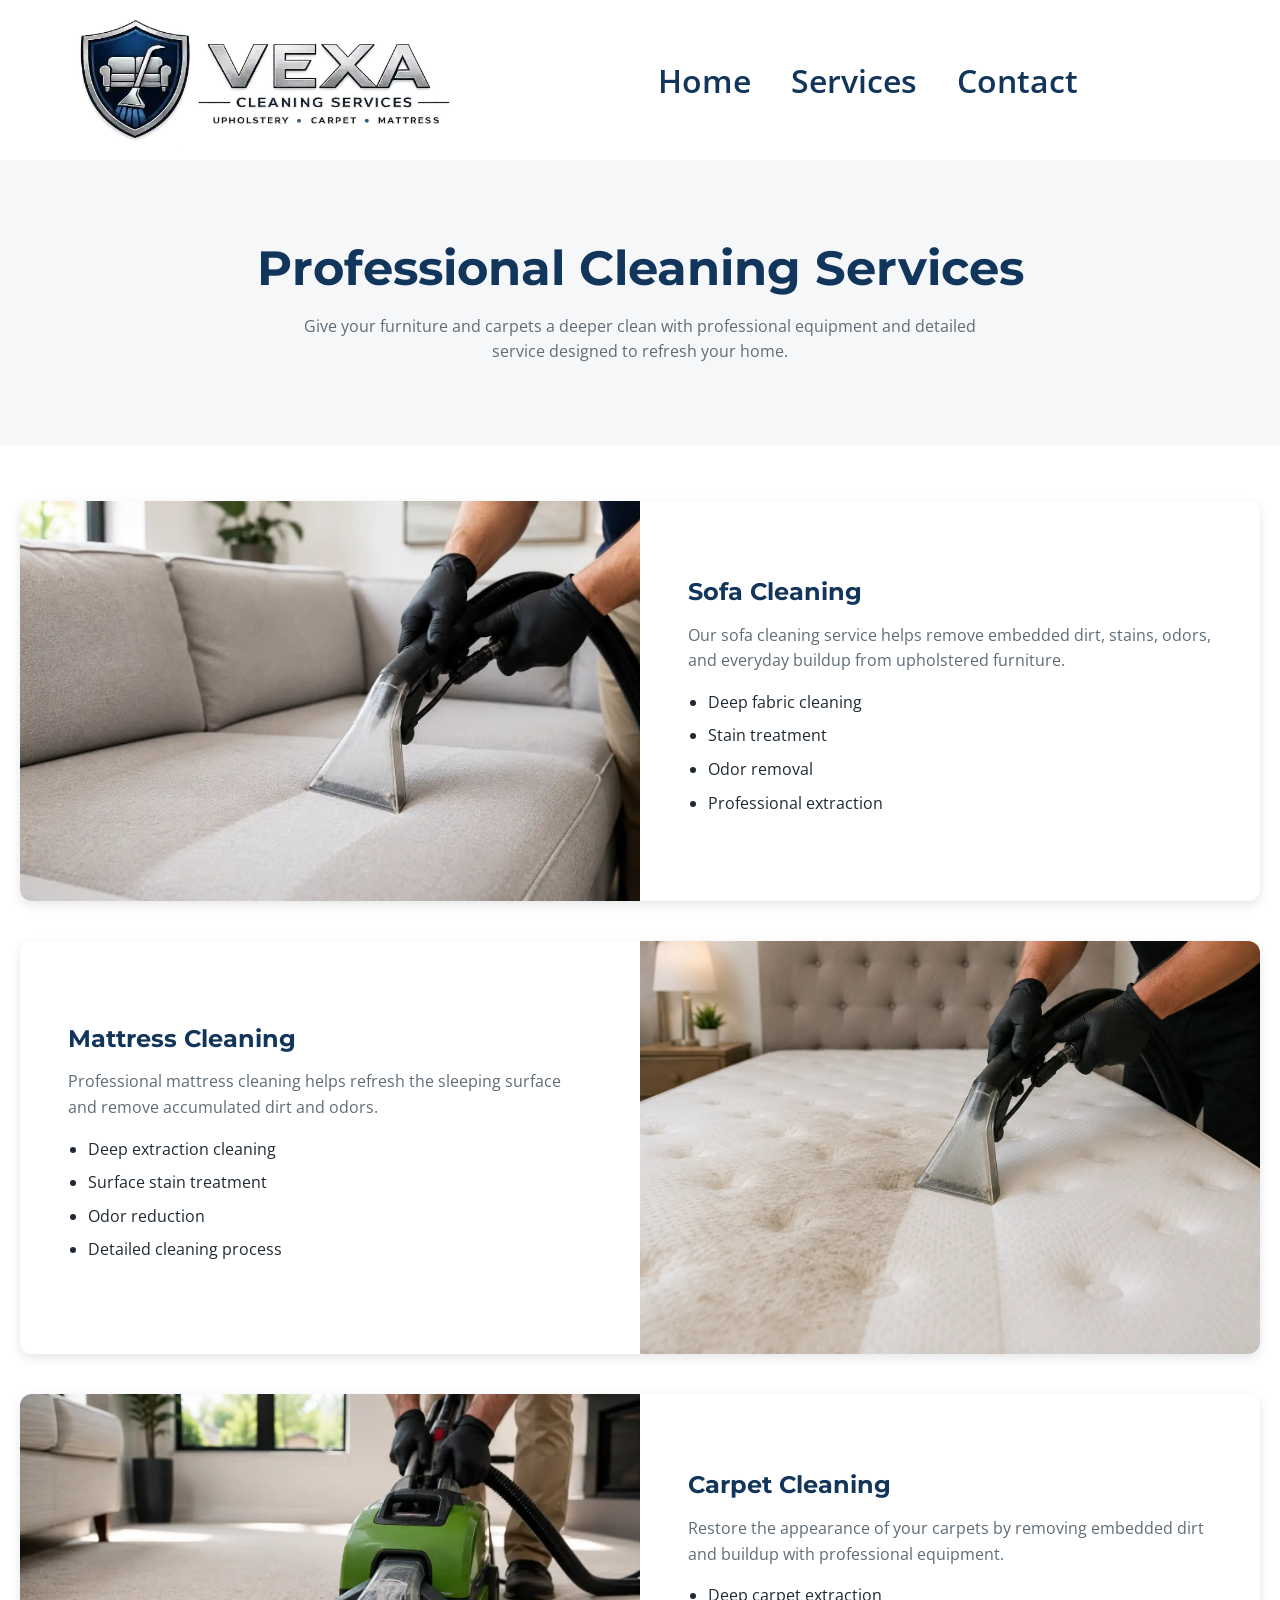
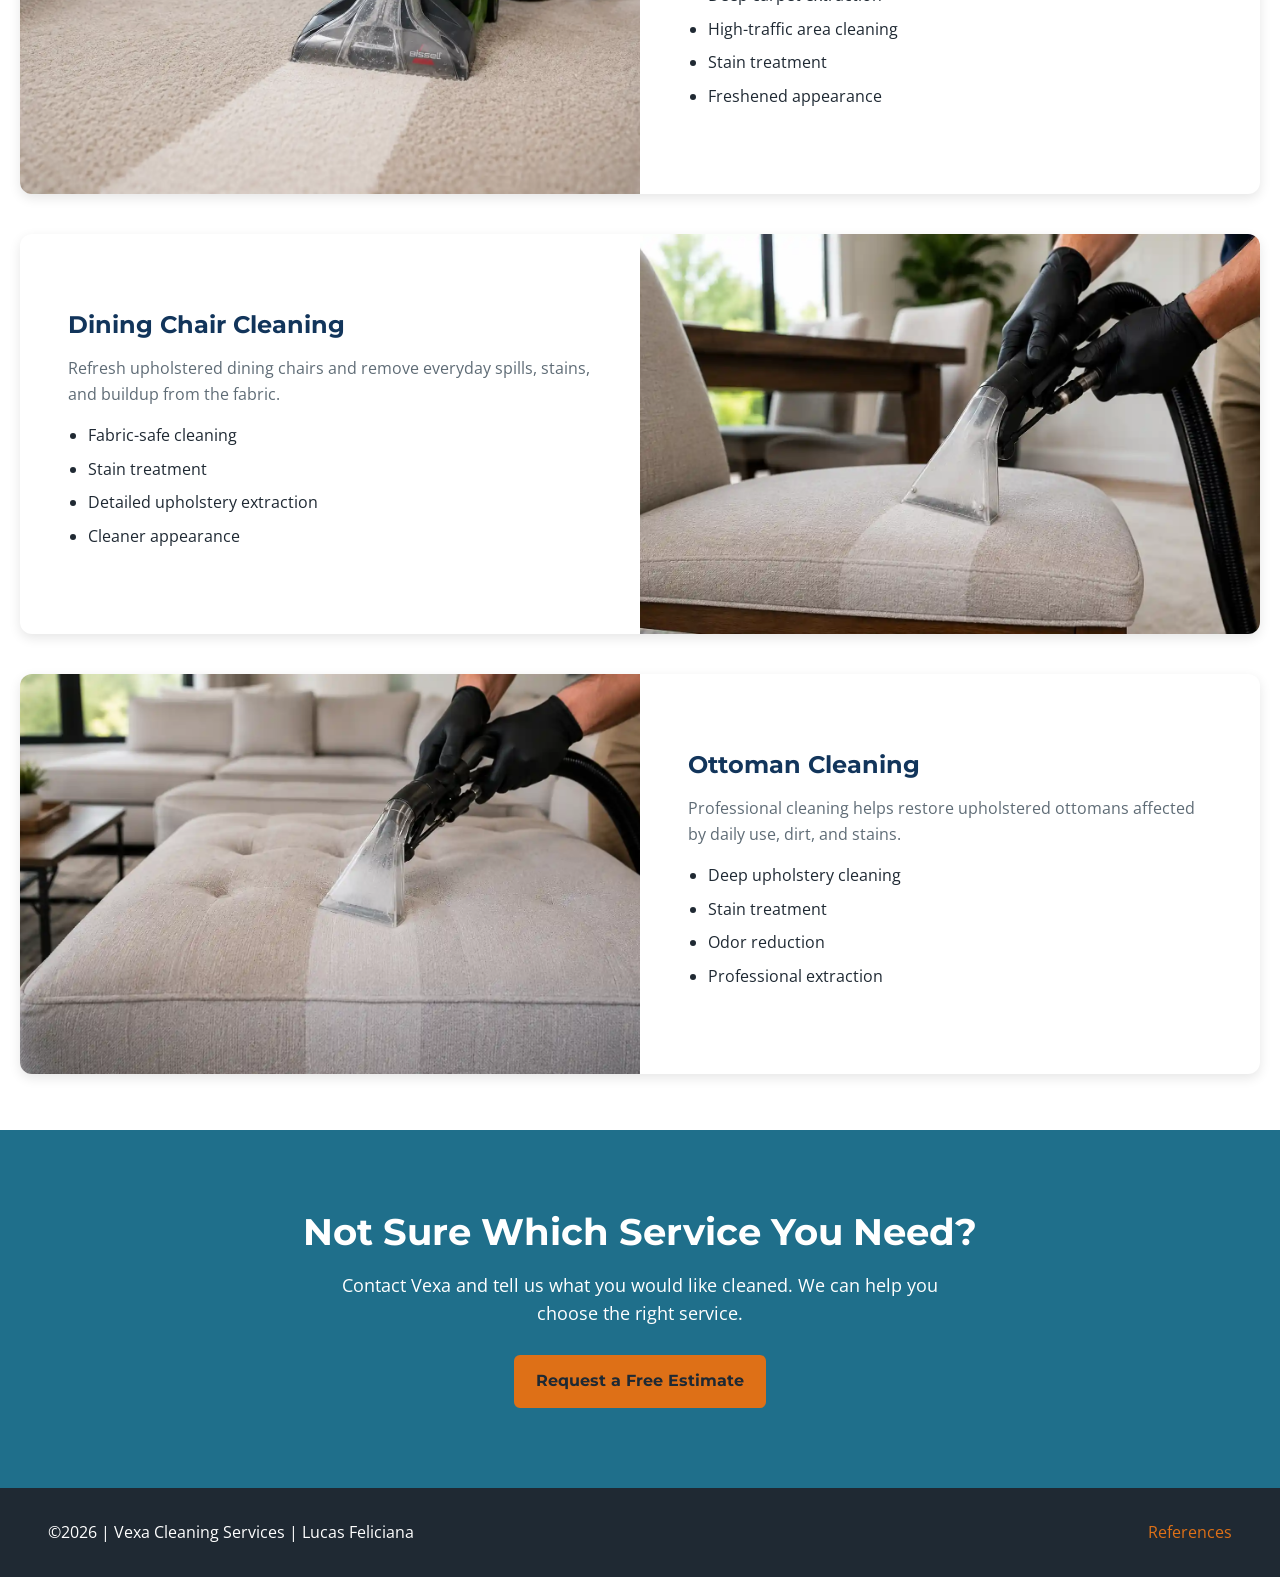
<file: project/services.html>
<!DOCTYPE html>
<html lang="en-US">

<head>
    <meta charset="UTF-8">
    <meta name="viewport" content="width=device-width, initial-scale=1.0">

    <title>Our Services | Vexa Cleaning Services</title>

    <meta name="description"
        content="Explore professional sofa, mattress, carpet, dining chair, and ottoman cleaning services from Vexa Cleaning Services.">

    <meta name="author" content="Lucas Feliciana">

    <link rel="preconnect" href="https://fonts.googleapis.com">
    <link rel="preconnect" href="https://fonts.gstatic.com" crossorigin>

    <link href="https://fonts.googleapis.com/css2?family=Montserrat:wght@400;600;700&family=Open+Sans:wght@400;500;600&display=swap"
        rel="stylesheet">

    <link rel="stylesheet" href="styles/project.css">
    <link rel="stylesheet" href="styles/project-large.css">

    <script src="scripts/project.js" defer></script>
</head>

<body>

    <header>

        <div class="logo">
            <a href="index.html">
                <img src="images/logo-horizontal.jpg"
                     alt="Vexa Cleaning Services logo">
            </a>
        </div>

        <button id="menu"></button>

        <nav>
            <a href="index.html">Home</a>
            <a href="services.html">Services</a>
            <a href="contact.html">Contact</a>
        </nav>

    </header>

    <main>

        <section class="services-hero">

            <h1>Professional Cleaning Services</h1>

            <p>
                Give your furniture and carpets a deeper clean with professional
                equipment and detailed service designed to refresh your home.
            </p>

        </section>


        <section class="services-page">

            <article class="service-detail">

                <img src="images/sofa-cleaning.webp"
                     alt="Professional sofa cleaning"
                     loading="lazy">

                <div>
                    <h2>Sofa Cleaning</h2>

                    <p>
                        Our sofa cleaning service helps remove embedded dirt,
                        stains, odors, and everyday buildup from upholstered furniture.
                    </p>

                    <ul>
                        <li>Deep fabric cleaning</li>
                        <li>Stain treatment</li>
                        <li>Odor removal</li>
                        <li>Professional extraction</li>
                    </ul>
                </div>

            </article>


            <article class="service-detail">

                <img src="images/mattress-cleaning.webp"
                     alt="Professional mattress cleaning"
                     loading="lazy">

                <div>
                    <h2>Mattress Cleaning</h2>

                    <p>
                        Professional mattress cleaning helps refresh the sleeping
                        surface and remove accumulated dirt and odors.
                    </p>

                    <ul>
                        <li>Deep extraction cleaning</li>
                        <li>Surface stain treatment</li>
                        <li>Odor reduction</li>
                        <li>Detailed cleaning process</li>
                    </ul>
                </div>

            </article>


            <article class="service-detail">

                <img src="images/carpet-cleaning.webp"
                     alt="Professional carpet cleaning"
                     loading="lazy">

                <div>
                    <h2>Carpet Cleaning</h2>

                    <p>
                        Restore the appearance of your carpets by removing
                        embedded dirt and buildup with professional equipment.
                    </p>

                    <ul>
                        <li>Deep carpet extraction</li>
                        <li>High-traffic area cleaning</li>
                        <li>Stain treatment</li>
                        <li>Freshened appearance</li>
                    </ul>
                </div>

            </article>


            <article class="service-detail">

                <img src="images/dinning-chair-cleaning.webp"
                     alt="Professional dining chair cleaning"
                     loading="lazy">

                <div>
                    <h2>Dining Chair Cleaning</h2>

                    <p>
                        Refresh upholstered dining chairs and remove everyday
                        spills, stains, and buildup from the fabric.
                    </p>

                    <ul>
                        <li>Fabric-safe cleaning</li>
                        <li>Stain treatment</li>
                        <li>Detailed upholstery extraction</li>
                        <li>Cleaner appearance</li>
                    </ul>
                </div>

            </article>


            <article class="service-detail">

                <img src="images/ottoman-cleaning.webp"
                     alt="Professional ottoman cleaning"
                     loading="lazy">

                <div>
                    <h2>Ottoman Cleaning</h2>

                    <p>
                        Professional cleaning helps restore upholstered ottomans
                        affected by daily use, dirt, and stains.
                    </p>

                    <ul>
                        <li>Deep upholstery cleaning</li>
                        <li>Stain treatment</li>
                        <li>Odor reduction</li>
                        <li>Professional extraction</li>
                    </ul>
                </div>

            </article>

        </section>


        <section class="cta">

            <h2>Not Sure Which Service You Need?</h2>

            <p>
                Contact Vexa and tell us what you would like cleaned.
                We can help you choose the right service.
            </p>

            <a href="contact.html" class="button">
                Request a Free Estimate
            </a>

        </section>

    </main>


    <footer>

        <p>©2026 | Vexa Cleaning Services | Lucas Feliciana</p>

        <nav>
            <a href="references.html">References</a>
        </nav>

    </footer>

</body>

</html>
</file>
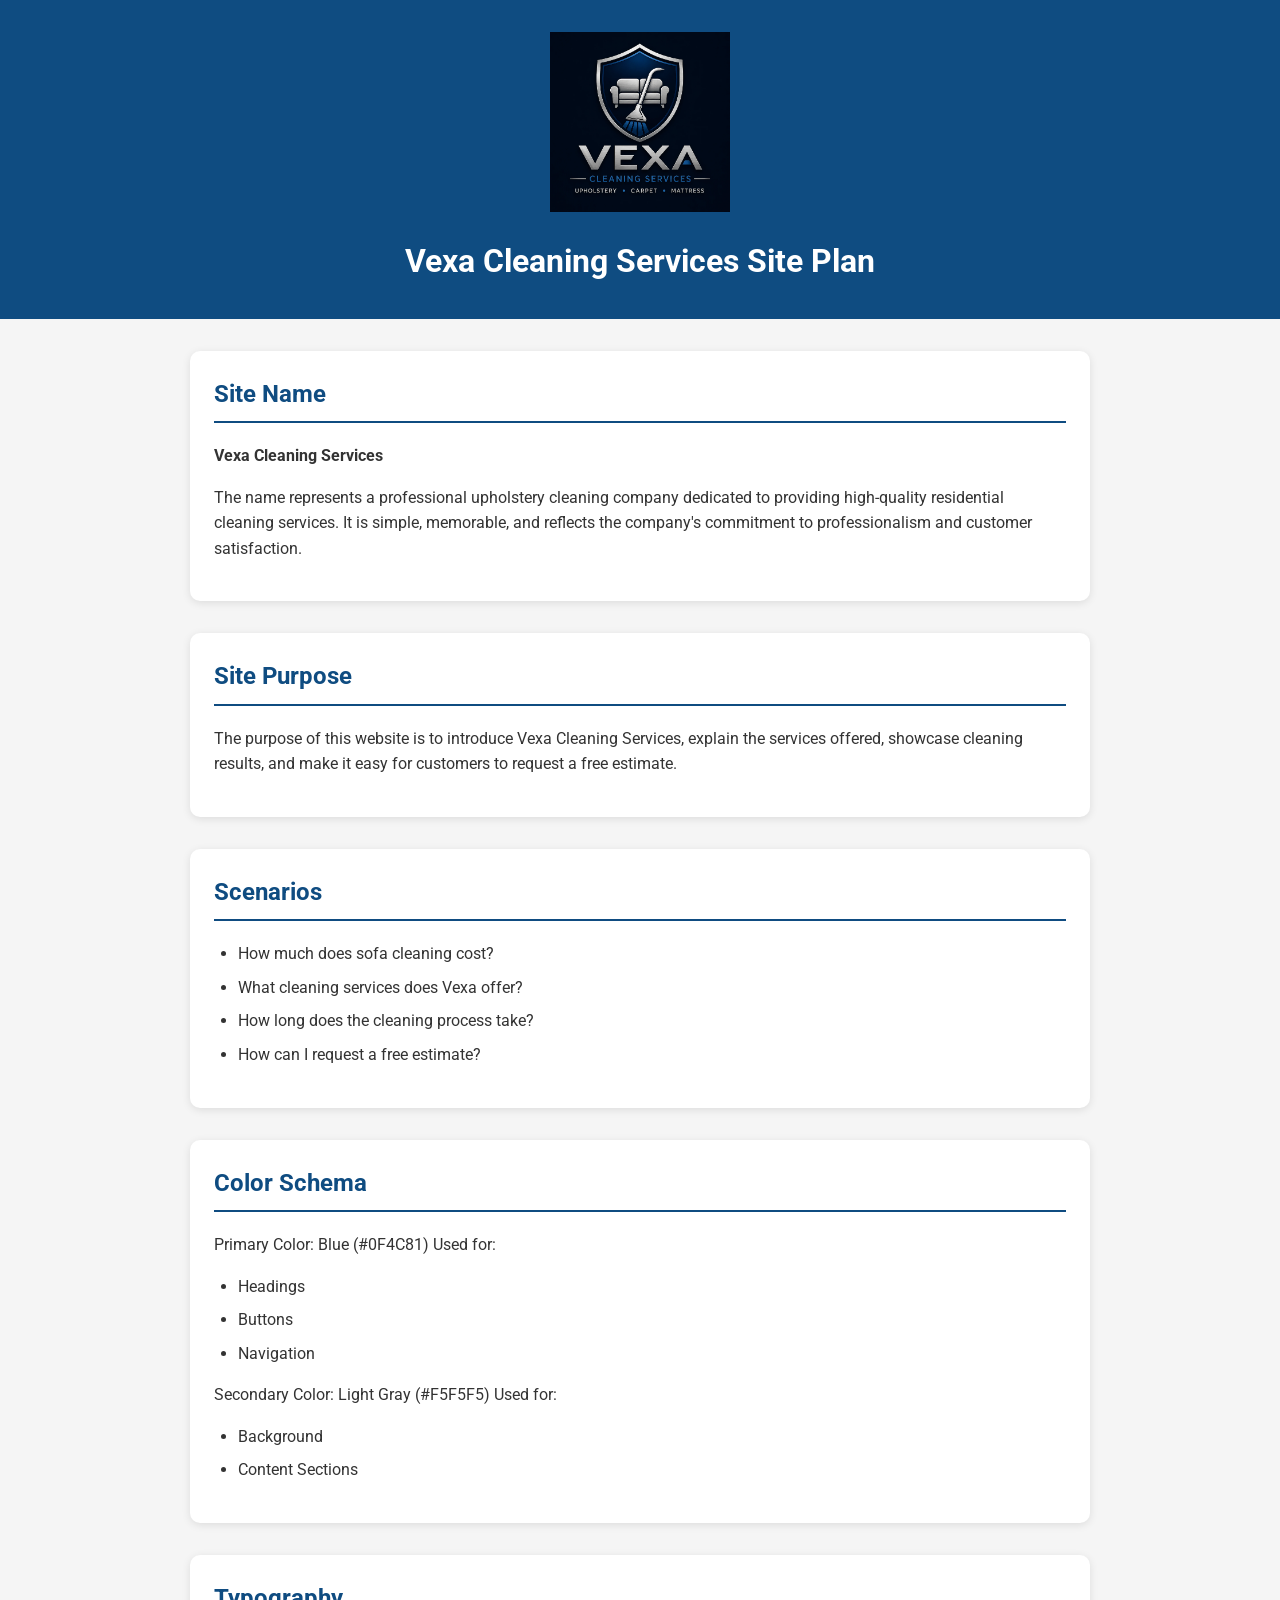
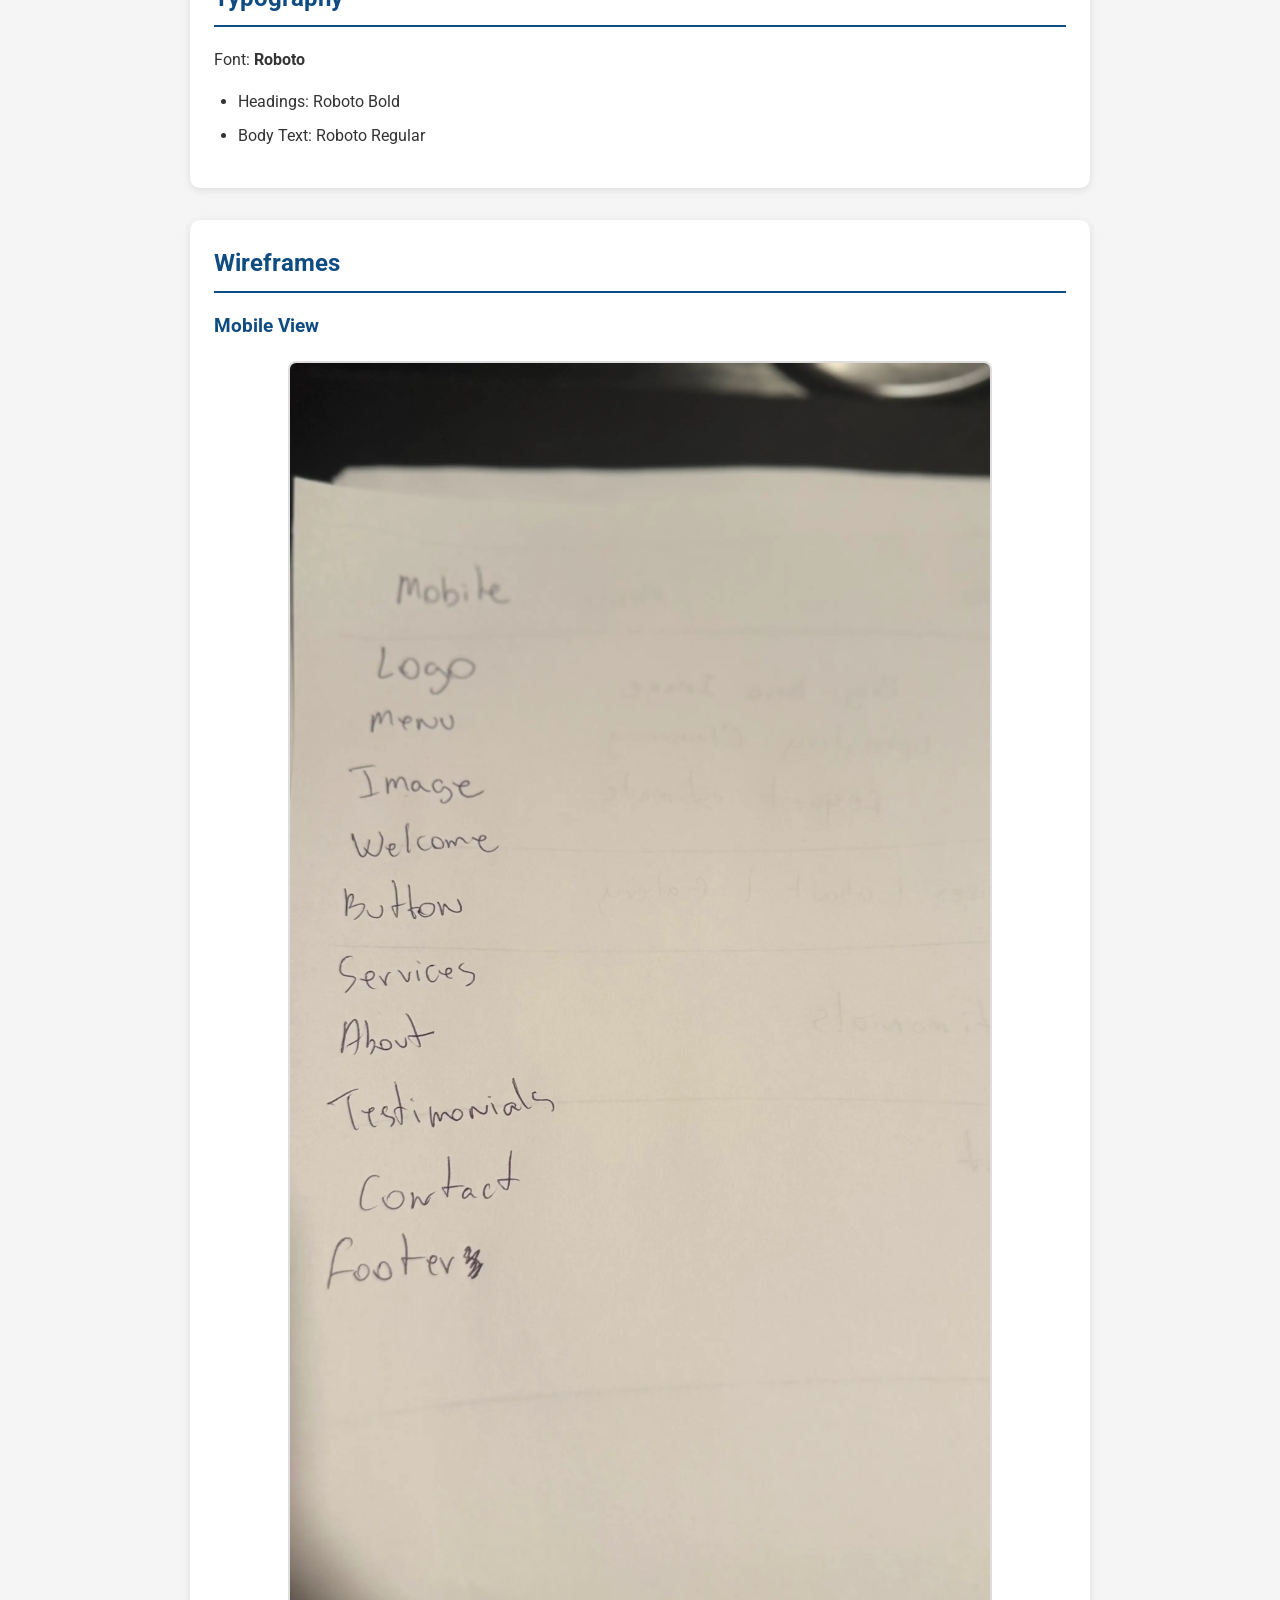
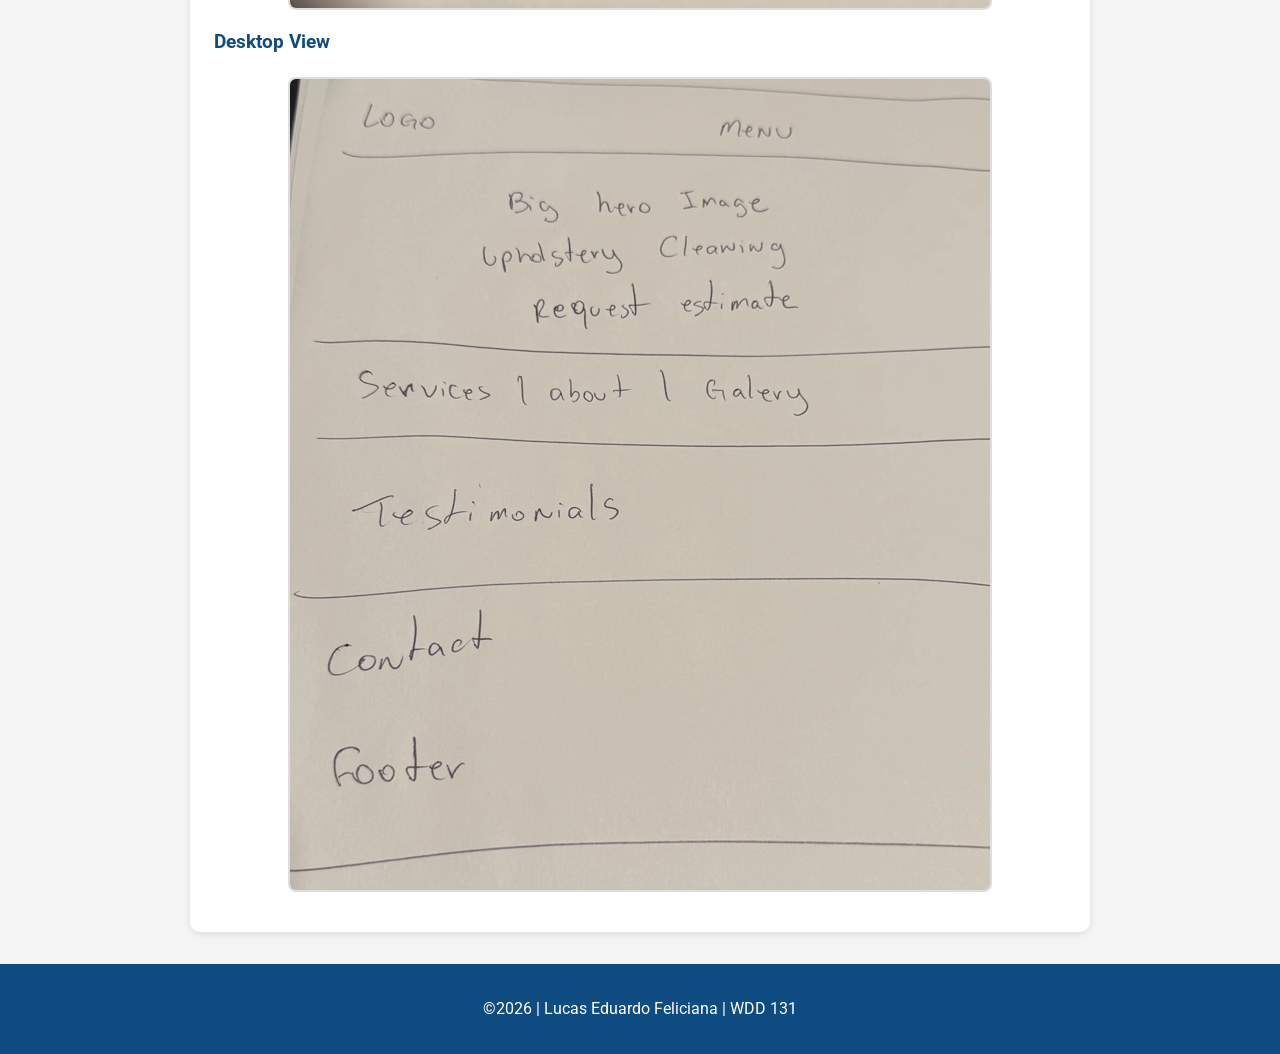
<file: project/siteplan.html>
<!DOCTYPE html>
<html lang="en">
<head>
    
    <meta charset="UTF-8">
    <meta name="viewport" content="width=device-width, initial-scale=1.0">

    <meta name="description" content="Website planning document for Vexa Cleaning Services, outlining the site's purpose, design, typography, color scheme, and wireframes.">

    <meta name="author" content="Lucas Eduardo Feliciana">

    <title>Vexa Cleaning Services | Site Plan</title>

    <link rel="preconnect" href="https://fonts.googleapis.com">
    <link rel="preconnect" href="https://fonts.gstatic.com" crossorigin>

    <link href="https://fonts.googleapis.com/css2?family=Roboto:wght@400;700&display=swap" rel="stylesheet">

    <link rel="stylesheet" href="siteplan.css">

    <link rel="icon" href="../images/vexa-logo.webp" type="image/webp">
</head>

<body>
    <header>
    <img src="../images/vexa-logo.webp" alt="Vexa Cleaning Services Logo">
    <h1>Vexa Cleaning Services Site Plan</h1>
    </header>

    <main>
        <section>
            <h2>Site Name</h2>

            <p><strong>Vexa Cleaning Services</strong></p>

            <p>
                The name represents a professional upholstery cleaning company
                dedicated to providing high-quality residential cleaning services.
                It is simple, memorable, and reflects the company's commitment to
                professionalism and customer satisfaction.
            </p>
        </section>

        <section>
            <h2>Site Purpose</h2>

            <p>
                The purpose of this website is to introduce Vexa Cleaning Services,
                explain the services offered, showcase cleaning results, and make
                it easy for customers to request a free estimate.
            </p>
        </section>

        <section>

            <h2>Scenarios</h2>

        <ul>

            <li>How much does sofa cleaning cost?</li>

            <li>What cleaning services does Vexa offer?</li>

            <li>How long does the cleaning process take?</li>

            <li>How can I request a free estimate?</li>

        </ul>

        </section>

        <section>

            <h2>Color Schema</h2>

            <p>

            Primary Color:
            Blue (#0F4C81)

            Used for:

            </p>

        <ul>

            <li>Headings</li>

            <li>Buttons</li>

            <li>Navigation</li>

        </ul>

            <p>

            Secondary Color:
            Light Gray (#F5F5F5)

            Used for:

            </p>

        <ul>

            <li>Background</li>

            <li>Content Sections</li>

        </ul>

        </section>

            <section>

            <h2>Typography</h2>

                <p>

                Font:

                <strong>Roboto</strong>

                    </p>

                <ul>

                    <li>Headings: Roboto Bold</li>

                    <li>Body Text: Roboto Regular</li>

                </ul>

        </section>

        <section>

            <h2>Wireframes</h2>

            <h3>Mobile View</h3>

            <img src="../images/mobile-wireframe.webp"
            alt="Mobile Wireframe">

            <h3>Desktop View</h3>

            <img src="../images/desktop-wireframe.webp"
            alt="Desktop Wireframe">

        </section>
    </main>
    <footer>
        <p>
        ©2026 | Lucas Eduardo Feliciana | WDD 131
        </p>
    </footer>   
    
</body>
</html>
</file>
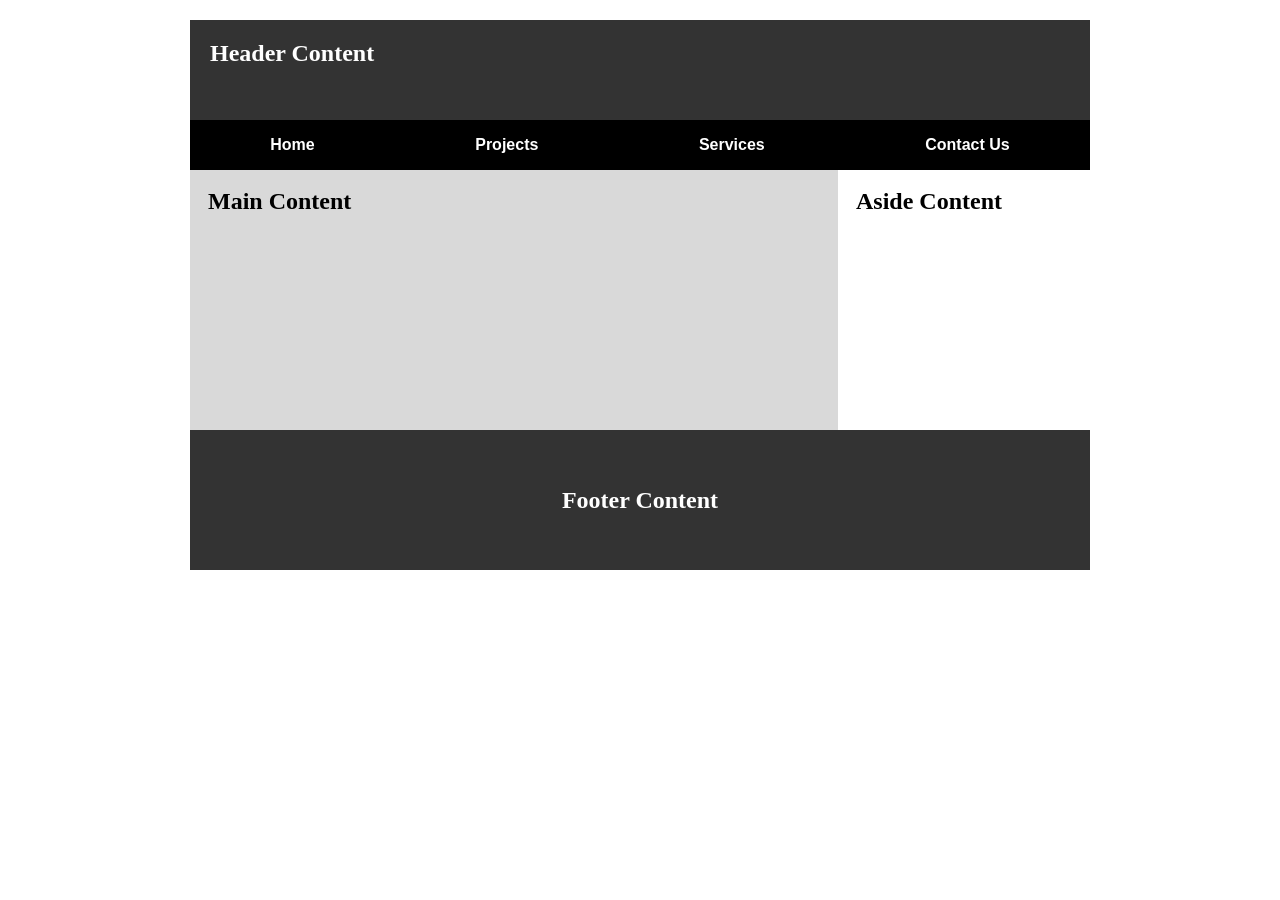
<file: week01/review-activity.html>
<!DOCTYPE html>
<html lang="en">
<head>
    <meta charset="UTF-8">
    <meta name="viewport" content="width=device-width, initial-scale=1.0">
    <title>Review</title>
    <link rel="stylesheet" href="styles/review-activity.css">
</head>
<body>

    <div class="container">

        <header>
            <h2>Header Content</h2>
        </header>

        <nav>
            <a href="#">Home</a>
            <a href="#">Projects</a>
            <a href="#">Services</a>
            <a href="#">Contact Us</a>
        </nav>

        <main>
            <section class="content">
                <h2>Main Content</h2>
            </section>

            <aside>
                <h2>Aside Content</h2>
            </aside>
        </main>

        <footer>
            <h2>Footer Content</h2>
        </footer>

    </div>

</body>
</html>
</file>
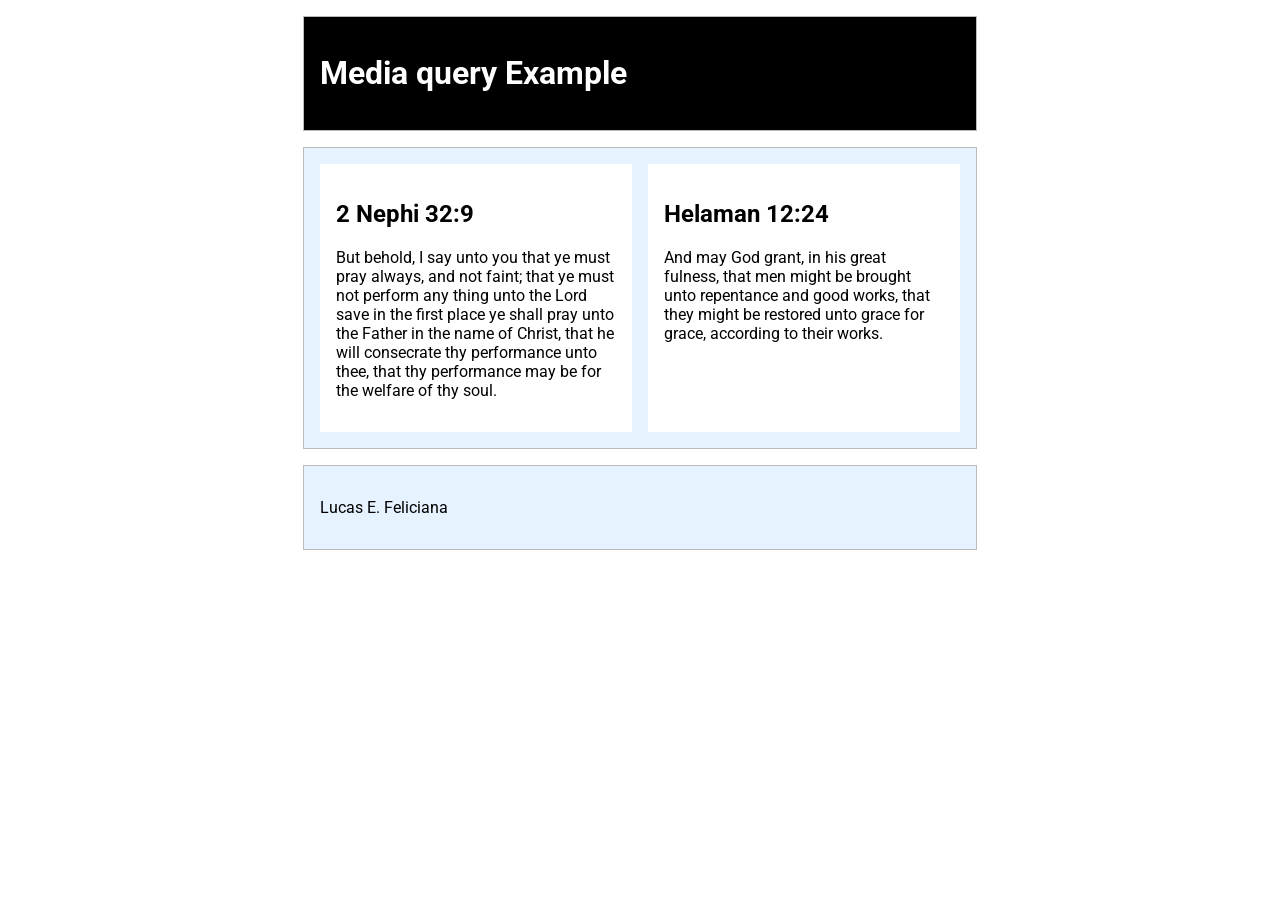
<file: week02/media-query.html>
<!DOCTYPE html>
<html lang="en">
<head>
    <meta charset="UTF-8">
    <meta name="viewport" content="width=device-width, initial-scale=1.0">
    <meta name="description" content="WDD 131 - Media query learning activity example page.">
    <meta name="author" content="Lucas Feliciana">
    <title>WDD 131- Media Query Example</title>
    <link rel="preconnect" href="https://fonts.googleapis.com">
    <link rel="preconnect" href="https://fonts.gstatic.com" crossorigin>
    <link href="https://fonts.googleapis.com/css2?family=Roboto:wght@400;700&display=swap" rel="stylesheet">
    <link rel="stylesheet" href="styles/media-query.css">
    <link rel="stylesheet" href="styles/media-query-large.css">
    
</head>

<body>
    <header>
        <h1>Media query Example</h1>
    </header>

    <main>
        <section>
            <h2>2 Nephi 32:9</h2>
            <p>But behold, I say unto you that ye must pray always, and not faint; that ye must not perform any thing unto the Lord save in the first place ye shall
                 pray unto the Father in the name of Christ, that he will consecrate thy performance unto thee, that thy performance may be for the welfare of thy soul. </p>
        </section>
        <section>
            <h2>Helaman 12:24</h2>
            <p>And may God grant, in his great fulness, that men might be brought unto 
                repentance and good works, that they might be restored unto grace for grace, according to their works.</p>
        </section>
    </main>

    <footer>
        <p>Lucas E. Feliciana</p>
    </footer>
</body>
</file>
<file: styles/base.css>
* {
    margin: 0;
    padding: 0;
    box-sizing: border-box;
}

body {
    font-family: "Roboto", sans-serif;
    background-color: #f4f4f4;
    color: #222;
    line-height: 1.6;
}

/* Header */

header {
    background-color: #0b4f6c;
    color: white;
}

#course-title {
    display: block;
    text-align: center;
    font-size: 2rem;
    font-weight: bold;
    padding: 20px;
}

/* Navigation */

nav {
    display: flex;
    justify-content: center;
    background-color: #333;
}

nav a {
    flex: 1;
    text-align: center;
    padding: 15px;
    text-decoration: none;
    color: white;
    font-weight: bold;
    transition: 0.3s;
}

nav a:hover {
    background-color: #ffffff;
    color: #0b4f6c;
}

/* Main */

main {
    max-width: 1100px;
    margin: 30px auto;
    padding: 20px;
    display: grid;
    grid-template-columns: 2fr 1fr;
    gap: 20px;
}

main h1 {
    text-align: center;
    margin-bottom: 25px;
    grid-column: 1 / 3;
}

/* Cards */

.card {
    background: white;
    border: 1px solid #ccc;
    border-radius: 8px;
    overflow: hidden;
}

.card h2 {
    background-color: #0b4f6c;
    color: white;
    text-align: center;
    padding: 12px;
}

.card h3 {
    text-align: center;
    margin: 20px 0 10px;
}

.card p,
.card ul {
    padding: 15px;
}

/* About section */

.about-content,
.country-content {
    display: flex;
    align-items: center;
    gap: 20px;
    padding: 15px;
}

.about-content img {
    width: 150px;
    border-radius: 10px;
}

.country-content img {
    width: 140px;
}

/* Resources */

.card ul {
    margin-left: 30px;
}

.card li {
    margin-bottom: 10px;
}

.card a {
    color: #0b4f6c;
}

.card a:hover {
    text-decoration: underline;
}

/* Footer */

footer {
    background-color: #0b4f6c;
    color: white;
    text-align: center;
    padding: 20px;
}

#lastModified {
    color: #ffe066;
    margin-top: 8px;
}
</file>
<file: activity01/styles/base.css>
* {
    margin: 0;
    padding: 0;
    box-sizing: border-box;
}

body {
    font-family: "Roboto", sans-serif;
    background-color: #f4f4f4;
    color: #222;
    line-height: 1.6;
}

/* Header */

header {
    background-color: #0b4f6c;
    color: white;
}

#course-title {
    display: block;
    text-align: center;
    font-size: 2rem;
    font-weight: bold;
    padding: 20px;
}

/* Navigation */

nav {
    display: flex;
    justify-content: center;
    background-color: #333;
}

nav a {
    flex: 1;
    text-align: center;
    padding: 15px;
    text-decoration: none;
    color: white;
    font-weight: bold;
    transition: 0.3s;
}

nav a:hover {
    background-color: #ffffff;
    color: #0b4f6c;
}

/* Main */

main {
    max-width: 1100px;
    margin: 30px auto;
    padding: 20px;
}

main h1 {
    text-align: center;
    margin-bottom: 25px;
}

/* Cards */

main {
    display: grid;
    grid-template-columns: 2fr 1fr;
    gap: 20px;
}

main h1 {
    grid-column: 1 / 3;
}

.card {
    background: white;
    border: 1px solid #ccc;
    border-radius: 8px;
    overflow: hidden;
}

.card h2 {
    background-color: #0b4f6c;
    color: white;
    text-align: center;
    padding: 12px;
}

.card h3 {
    text-align: center;
    margin: 20px 0 10px;
}

.card p,
.card ul {
    padding: 15px;
}

/* About section */

.about-content,
.country-content {
    display: flex;
    align-items: center;
    gap: 20px;
    padding: 15px;
}

.about-content img {
    width: 150px;
    border-radius: 10px;
}

.country-content img {
    width: 140px;
}

/* Resources */

.card ul {
    margin-left: 30px;
}

.card li {
    margin-bottom: 10px;
}

.card a {
    color: #0b4f6c;
}

.card a:hover {
    text-decoration: underline;
}

/* Footer */

footer {
    background-color: #0b4f6c;
    color: white;
    text-align: center;
    padding: 20px;
}

#lastModified {
    color: #ffe066;
    margin-top: 8px;
}
</file>
<file: project/styles/project.css>
/* 
   GENERAL STYLES
*/

:root {
    --primary-color: #12355b;
    --secondary-color: #1f6f8b;
    --accent-color: #de7017;
    --light-background: #f5f7f9;
    --white: #ffffff;
    --dark-text: #1f2933;
    --light-text: #5f6c76;
    --border-color: #d9e0e5;
    --shadow: 0 4px 12px rgba(0, 0, 0, 0.1);
}

* {
    box-sizing: border-box;
    margin: 0;
    padding: 0;
}

html {
    scroll-behavior: smooth;
}

body {
    font-family: "Open Sans", sans-serif;
    color: var(--dark-text);
    background-color: var(--white);
    line-height: 1.6;
}

h1,
h2,
h3 {
    font-family: "Montserrat", sans-serif;
    line-height: 1.2;
}

h2 {
    margin-bottom: 1.5rem;
    color: var(--primary-color);
    text-align: center;
}

img {
    display: block;
    width: 100%;
    height: auto;
}

a {
    color: inherit;
    text-decoration: none;
}

section {
    padding: 3.5rem 1.25rem;
}

/* HEADER */

header {
    display: flex;
    flex-wrap: wrap;
    justify-content: space-between;
    align-items: center;
    padding: 0.5rem 1rem;
    background-color: var(--white);
    box-shadow: 0 2px 10px rgba(0, 0, 0, 0.08);
}

.logo {
    display: flex;
    align-items: center;
    flex: 1;
    min-width: 0;
}

.logo img {
    width: 250px;
    max-width: 100%;
    height: auto;
}

#menu {
    flex: 0 0 44px;
    width: 44px;
    height: 44px;
    border: none;
    background: none;
    color: var(--primary-color);
    font-size: 2rem;
    cursor: pointer;
}

#menu::before {
    content: "☰";
}

#menu.open::before {
    content: "✕";
}

header nav {
    display: none;
    width: 100%;
    margin-top: 0.5rem;
    background-color: var(--primary-color);
}

header nav.open {
    display: flex;
    flex-direction: column;
}

header nav a {
    display: block;
    padding: 1rem;
    color: var(--white);
    text-align: center;
    border-bottom: 1px solid rgba(255, 255, 255, 0.2);
}

header nav a:hover {
    background-color: var(--secondary-color);
}

/*BUTTONS*/

.button {
    display: inline-block;
    padding: 0.85rem 1.4rem;
    border-radius: 6px;
    background-color: var(--accent-color);
    color: var(--dark-text);
    font-family: "Montserrat", sans-serif;
    font-weight: 700;
    text-align: center;
    transition:
        transform 0.2s ease,
        background-color 0.2s ease;
}

.button:hover {
    background-color: #ee8f41;
    transform: translateY(-2px);
}

/*HERO*/

.hero {
    padding: 0;
    background-color: var(--light-background);
}

.hero-text {
    padding: 3.5rem 1.25rem;
    text-align: center;
}

.hero h1 {
    margin-bottom: 1rem;
    color: var(--primary-color);
    font-size: 2rem;
}

.hero p {
    max-width: 600px;
    margin: 0 auto 1.75rem;
    
}

.hero img {
    width: 100%;
    min-height: 280px;
    object-fit: cover;
}

/* HOME CONTACT OPTIONS */

.home-contact-options {
    margin-top: 1.75rem;
}

.contact-label {
    margin-bottom: 0.8rem;
    color: var(--light-text);
    font-weight: 600;
}

.home-contact-buttons {
    display: grid;
    grid-template-columns: 1fr;
    gap: 0.7rem;
}

.home-contact-button {
    display: flex;
    align-items: center;
    justify-content: center;
    gap: 0.6rem;
    padding: 0.75rem 1rem;
    border: 2px solid var(--primary-color);
    border-radius: 7px;
    color: var(--primary-color);
    font-family: "Montserrat", sans-serif;
    font-weight: 700;
    text-align: center;
    transition:
        background-color 0.2s ease,
        color 0.2s ease,
        transform 0.2s ease;
}

.home-contact-button:hover {
    background-color: var(--primary-color);
    color: var(--white);
    transform: translateY(-2px);
}

.home-contact-button i {
    font-size: 1.1rem;
}

.whatsapp-home {
    border-color: #25d366;
    color: #25d366;
}

.whatsapp-home:hover {
    background-color: #25d366;
    color: var(--white);
}

.estimate-text{
    margin: 2rem 0 1.5rem;
    padding: 0.9rem 1rem;
    border: 2px solid var(--primary-color);
    border-radius: 7px;
    background-color: #ee8f41;
    color: var(--dark-text);
    font-family: "Montserrat", sans-serif;
    font-weight: 700;
    text-align: center;
}

/*SERVICES*/

.services {
    background-color: var(--white);
}

.services-container {
    display: grid;
    grid-template-columns: 1fr;
    gap: 1.5rem;
    max-width: 1600px;
    margin: 0 auto;
}

.service-card {
    overflow: hidden;
    border: 1px solid var(--border-color);
    border-radius: 10px;
    background-color: var(--white);
    box-shadow: var(--shadow);
}

.service-card img {
    height: 350px;
    object-fit: cover;
}

.service-card h3 {
    margin: 1.25rem 1.25rem 0.6rem;
    color: var(--primary-color);
}

.service-card p {
    padding: 0 1.25rem 1.5rem;
    color: var(--light-text);
}

/*WHY CHOOSE US*/

.why-us {
    background-color: var(--primary-color);
    color: var(--white);
}

.why-us h2 {
    color: var(--white);
}

.why-us ul {
    display: grid;
    grid-template-columns: 1fr;
    gap: 1rem;
    max-width: 1100px;
    margin: 0 auto;
    list-style: none;
}

.why-us li {
    position: relative;
    padding: 1.25rem 1.25rem 1.25rem 3.25rem;
    border: 1px solid rgba(255, 255, 255, 0.14);
    border-radius: 12px;
    background-color: rgba(255, 255, 255, 0.08);
}

.why-us li::before {
    content: "✓";
    position: absolute;
    top: 50%;
    left: 1.15rem;
    color: var(--accent-color);
    font-size: 1.4rem;
    font-weight: 700;
    transform: translateY(-50%);
}

/* BEFORE AND AFTER */

.before-after {
    background-color: var(--light-background);
}

.section-intro {
    max-width: 650px;
    margin: -0.5rem auto 2rem;
    color: var(--light-text);
    text-align: center;
}

.gallery {
    display: grid;
    grid-template-columns: 1fr;
    gap: 1.5rem;
    max-width: 1200px;
    margin: 0 auto;
}

.before-after-card {
    overflow: hidden;
    border-radius: 12px;
    background-color: var(--white);
    box-shadow: var(--shadow);
}

.before-after-card img {
    width: 100%;
    height: auto;
    object-fit: cover;
}

.before-after-card figcaption {
    padding: 1rem;
    color: var(--primary-color);
    font-family: "Montserrat", sans-serif;
    font-size: 1.1rem;
    font-weight: 700;
    text-align: center;
}

/* TESTIMONIALS */

.testimonials {
    background-color: var(--white);
}

.testimonials article {
    max-width: 650px;
    margin: 0 auto 1.5rem;
    padding: 1.75rem;
    border-radius: 12px;
    background-color: var(--light-background);
    box-shadow: var(--shadow);
}

.testimonials article:last-child {
    margin-bottom: 0;
}

.testimonials h3 {
    margin-bottom: 1rem;
    color: var(--accent-color);
    letter-spacing: 0.15rem;
}

.testimonials p {
    margin-bottom: 1rem;
    color: var(--light-text);
    font-style: italic;
}

.testimonials strong,
.testimonials span {
    display: block;
}

.testimonials strong {
    color: var(--primary-color);
}

.testimonials span {
    margin-top: 0.2rem;
    color: var(--light-text);
    font-size: 0.9rem;
}

/*CALL TO ACTION*/

.cta {
    padding: 4rem 1.25rem;
    background-color: var(--secondary-color);
    color: var(--white);
    text-align: center;
}

.cta h2 {
    margin-bottom: 1rem;
    color: var(--white);
}

.cta p {
    max-width: 650px;
    margin: 0 auto 1.75rem;
    font-size: 1.05rem;
}

.cta .button {
    background-color: var(--accent-color);
    color: var(--dark-text);
}

/*FOOTER*/

footer {
    padding: 2rem 1.25rem;
    background-color: var(--dark-text);
    color: var(--white);
    text-align: center;
}

footer p {
    margin-bottom: 0.75rem;
}

footer nav a {
    color: var(--accent-color);
}

footer nav a:hover {
    text-decoration: underline;
}

/* SERVICES PAGE */

.services-hero {
    padding: 4rem 1.25rem;
    background-color: var(--light-background);
    text-align: center;
}

.services-hero h1 {
    margin-bottom: 1rem;
    color: var(--primary-color);
    font-size: 2.2rem;
}

.services-hero p {
    max-width: 700px;
    margin: 0 auto;
    color: var(--light-text);
}

.services-page {
    display: grid;
    gap: 2rem;
    max-width: 1200px;
    margin: 0 auto;
}

.service-detail {
    overflow: hidden;
    border-radius: 12px;
    background-color: var(--white);
    box-shadow: var(--shadow);
}

.service-detail img {
    width: 100%;
    height: 280px;
    object-fit: cover;
}

.service-detail div {
    padding: 1.5rem;
}

.service-detail h2 {
    margin-bottom: 1rem;
    text-align: left;
}

.service-detail p {
    margin-bottom: 1rem;
    color: var(--light-text);
}

.service-detail ul {
    padding-left: 1.25rem;
}

.service-detail li {
    margin-bottom: 0.5rem;
}

/* CONTACT PAGE */

.contact-hero {
    padding: 4rem 1.25rem;
    background-color: var(--light-background);
    text-align: center;
}

.contact-hero h1 {
    margin-bottom: 1rem;
    color: var(--primary-color);
    font-size: 2.2rem;
}

.contact-hero p {
    max-width: 700px;
    margin: 0 auto;
    color: var(--light-text);
}

.contact-section {
    display: grid;
    grid-template-columns: 1fr;
    gap: 2rem;
    max-width: 1200px;
    margin: 0 auto;
}

.contact-info,
.contact-options {
    padding: 1.75rem;
    border-radius: 12px;
    background-color: var(--white);
    box-shadow: var(--shadow);
}

.contact-info h2,
.contact-options h2 {
    margin-bottom: 1.25rem;
    text-align: left;
}

.contact-info > p,
.contact-options > p {
    margin-bottom: 2rem;
    color: var(--light-text);
}

.contact-item {
    margin-bottom: 1.5rem;
}

.contact-item:last-child {
    margin-bottom: 0;
}

.contact-item h3 {
    margin-bottom: 0.35rem;
    color: var(--primary-color);
}

.contact-item p {
    color: var(--light-text);
}


/* CONTACT BUTTONS */

.contact-buttons {
    display: grid;
    grid-template-columns: 1fr;
    gap: 1rem;
}

.contact-button {
    display: flex;
    align-items: center;
    justify-content: center;
    gap: 0.75rem;
    width: 100%;
    padding: 1rem 1.25rem;
    border: 2px solid var(--primary-color);
    border-radius: 8px;
    color: var(--primary-color);
    font-family: "Montserrat", sans-serif;
    font-weight: 700;
    text-align: center;
    transition:
        background-color 0.2s ease,
        color 0.2s ease,
        transform 0.2s ease;
}

.contact-button i {
    font-size: 1.2rem;
}

.contact-button:hover {
    background-color: var(--primary-color);
    color: var(--white);
    transform: translateY(-2px);
}

.primary-contact {
    border-color: var(--accent-color);
    background-color: var(--accent-color);
    color: var(--dark-text);
}

.primary-contact:hover {
    border-color: #ee8f41;
    background-color: #ee8f41;
    color: var(--dark-text);
}

.whatsapp-button {
    border-color: #25d366;
    color: #25d366;
}

.whatsapp-button:hover {
    background-color: #25d366;
    color: var(--white);
    transform: translateY(-2px);
}
</file>
<file: project/styles/project-large.css>
@media screen and (min-width: 768px) {

    /*HEADER*/

    header {
        display: grid;
        grid-template-columns: auto 1fr;
        padding: 0.5rem 2rem;

    }

    .logo img {
    width: 455px;
    max-width: 100%;
    height: auto;
    margin-top: 0;
    }

    #menu {
        display: none;
    }

    header nav {
        display: flex;
        grid-column: auto;
        justify-content: center;
        align-items: center;
        gap: 0.5rem;
        margin-top: 0;
        background-color: transparent;
        font-size: 2rem;
    }

    header nav a {
        padding: 0.75rem 1rem;
        color: var(--primary-color);
        border-bottom: none;
        border-radius: 5px;
        font-weight: 600;
    }

    header nav a:hover {
        background-color: var(--primary-color);
        color: var(--white);
    }

    /*HERO*/

    .hero {
        display: grid;
        grid-template-columns: 1fr 1fr;
        align-items: center;
        min-height: 500px;
    }

    .hero-text {
        padding: 4rem;
        text-align: left;
    }

    .hero h1 {
        font-size: 2.8rem;
    }

    .hero p {
        margin: 0 0 2rem;
        font-size: 1.05rem;
    }

    .hero img {
        height: 100%;
        min-height: 500px;
        object-fit: cover;
    }
    
    /* HOME CONTACT OPTIONS */

    .home-contact-buttons {
        grid-template-columns: repeat(2, 1fr);
    }

    /*SERVICES*/

    .services-container {
        grid-template-columns: repeat(3, 1fr);
    }

    .service-card {
        transition:
            transform 0.25s ease,
            box-shadow 0.25s ease;
    }

    .service-card:hover {
        transform: translateY(-6px);
        box-shadow: 0 10px 24px rgba(0, 0, 0, 0.14);
    }

    /*WHY CHOOSE US*/

    .why-us ul {
        display: grid;
        grid-template-columns: repeat(2, 1fr);
        gap: 1.25rem;
        max-width: 1100px;
    }

    .why-us li {
        margin-bottom: 0;
    }

   /* BEFORE AND AFTER */

    .gallery {
        grid-template-columns: repeat(2, 1fr);
        max-width: 1400px;
        gap: 2rem;
    }

    .before-after-card img {
        height: 420px;
        object-fit: cover;
    }

    /*TESTIMONIALS*/

    .testimonials {
        display: grid;
        grid-template-columns: repeat(2, 1fr);
        gap: 1.5rem;
    }

    .testimonials h2 {
        grid-column: 1 / 3;
    }

    .testimonials article {
        width: 100%;
        margin-bottom: 0;
    }

    /* CALL TO ACTION */

    .cta {
        padding: 5rem 2rem;
    }

    .cta h2 {
        font-size: 2.3rem;
    }

    .cta p {
        font-size: 1.1rem;
    }

    /*FOOTER*/

    footer {
        display: flex;
        justify-content: space-between;
        align-items: center;
        padding: 2rem 3rem;
        text-align: left;
    }

    footer p {
        margin-bottom: 0;
    }

    /* SERVICES PAGE */

    .services-hero {
        padding: 5rem 2rem;
    }

    .services-hero h1 {
        font-size: 3rem;
    }

    .services-page {
        max-width: 1500px;
        gap: 2.5rem;
    }

    .service-detail {
        display: grid;
        grid-template-columns: 1fr 1fr;
        align-items: stretch;
    }

    .service-detail img {
        height: 100%;
        min-height: 400px;
    }

    .service-detail div {
        display: flex;
        flex-direction: column;
        justify-content: center;
        padding: 3rem;
    }

    /* alternate image position */
    .service-detail:nth-child(even) img {
        order: 2;
    }

    .service-detail:nth-child(even) div {
        order: 1;
    }

    /* CONTACT PAGE */

    .contact-hero {
        padding: 5rem 2rem;
    }

    .contact-hero h1 {
        font-size: 3rem;
    }

    .contact-section {
        grid-template-columns: 0.85fr 1.15fr;
        gap: 3rem;
        max-width: 1400px;
    }

    .contact-info,
    #estimate-form {
        padding: 2.5rem;
    }

    #estimate-form .button {
        width: auto;
        align-self: flex-start;
        padding-left: 2rem;
        padding-right: 2rem;
    }
}
</file>
<file: styles/form.css>
* {
    box-sizing: border-box;
}

body {
    margin: 0;
    background-color: #f3f3f3;
    color: #222;
    font-family: Arial, Helvetica, sans-serif;
}

header,
footer {
    background-color: #263859;
    color: white;
    text-align: center;
}

header {
    padding: 1.25rem;
}

header h1 {
    margin: 0;
    font-size: 1.8rem;
}

main {
    width: 100%;
    max-width: 650px;
    margin: 2rem auto;
    padding: 0 1rem;
}

form {
    background-color: white;
    padding: 1.5rem;
    border-radius: 8px;
    box-shadow: 0 2px 10px rgb(0 0 0 / 15%);
}

.form-group {
    margin-bottom: 1.5rem;
}

.form-group > label,
fieldset legend {
    display: block;
    margin-bottom: 0.5rem;
    font-weight: bold;
}

input[type="text"],
input[type="date"],
select,
textarea {
    display: block;
    width: 100%;
    padding: 0.75rem;
    border: 1px solid #777;
    border-radius: 4px;
    font: inherit;
}

input[type="text"]:focus,
input[type="date"]:focus,
select:focus,
textarea:focus {
    outline: 3px solid rgb(38 56 89 / 25%);
    border-color: #263859;
}

textarea {
    resize: vertical;
}

fieldset {
    margin: 0 0 1.5rem;
    padding: 0;
    border: none;
}

.rating-options {
    display: flex;
    justify-content: space-between;
    gap: 0.5rem;
}

.rating-options label {
    display: flex;
    flex-direction: column;
    align-items: center;
    cursor: pointer;
}

.rating-options span {
    min-height: 1.5rem;
    margin-bottom: 0.4rem;
    font-size: 1.1rem;
}

.rating-options input[type="radio"] {
    width: 1.25rem;
    height: 1.25rem;
    cursor: pointer;
}

.features-fieldset label {
    display: block;
    padding: 0.4rem 0;
    cursor: pointer;
}

.features-fieldset input[type="checkbox"] {
    width: 1.15rem;
    height: 1.15rem;
    margin-right: 0.5rem;
    vertical-align: middle;
    cursor: pointer;
}

.instruction,
.optional {
    color: #4c4c4c;
    font-size: 0.85rem;
    font-style: italic;
}

.instruction {
    display: block;
}

.submit-button {
    width: 100%;
    padding: 0.9rem;
    border: none;
    border-radius: 4px;
    background-color: #263859;
    color: white;
    font-size: 1.1rem;
    font-weight: bold;
    cursor: pointer;
}

.submit-button:hover {
    background-color: #17223b;
}

.submit-button:focus {
    outline: 3px solid rgb(38 56 89 / 35%);
    outline-offset: 3px;
}

footer {
    padding: 1rem;
}

footer p {
    margin: 0.35rem;
}

#lastModified {
    color: #f5d76e;
    font-size: 0.9rem;
}

/* Confirmation page */

.confirmation-main {
    min-height: 55vh;
    display: flex;
    align-items: center;
    justify-content: center;
}

.confirmation-card {
    width: 100%;
    padding: 2rem;
    background-color: white;
    border-radius: 8px;
    box-shadow: 0 2px 10px rgb(0 0 0 / 15%);
    text-align: center;
}

.confirmation-card h2 {
    margin-top: 0;
    color: #263859;
}

.review-count-message {
    margin: 1.5rem 0;
}

.return-link {
    display: inline-block;
    padding: 0.8rem 1.25rem;
    border-radius: 4px;
    background-color: #263859;
    color: white;
    font-weight: bold;
    text-decoration: none;
}

.return-link:hover {
    background-color: #17223b;
}

.return-link:focus {
    outline: 3px solid rgb(38 56 89 / 35%);
    outline-offset: 3px;
}

@media screen and (max-width: 500px) {
    main {
        margin: 1rem auto;
        padding: 0 0.75rem;
    }

    form {
        padding: 1rem;
    }

    header h1 {
        font-size: 1.5rem;
    }

    .rating-options {
        gap: 0.15rem;
    }

    .rating-options span {
        font-size: 0.9rem;
    }
}
</file>
<file: styles/place.css>
:root {
    --primary-color: #0b3d91;
    --secondary-color: #f4f4f4;
    --accent-color: #c5280d;
    --text-color: #222;
    --card-background: rgba(255, 255, 255, 0.9);
}

* {
    margin: 0;
    padding: 0;
    box-sizing: border-box;
}

body {
    font-family: Arial, Helvetica, sans-serif;
    color: var(--text-color);
    background-color: white;
}

header {
    background-color: var(--primary-color);
    color: white;
    text-align: center;
    padding: 1.5rem;
}

header h1 {
    font-size: 2rem;
}

main {
    max-width: 1200px;
    margin: 0 auto;
}

.hero {
    padding: 0;
}

.hero picture,
.hero img {
    display: block;
    width: 100%;
}

.data,
.weather {
    padding: 2rem;
    text-align: center;
}

.data {
    background-color: var(--secondary-color);
}

.weather {
    background-color: white;
}

.data h2,
.weather h2 {
    margin-bottom: 1rem;
    font-size: 1.8rem;
}

.data ul,
.weather ul {
    list-style: none;
}

.data li,
.weather li {
    margin: 0.6rem 0;
    line-height: 1.5;
}

.weather img {
    display: block;
    width: 70px;
    height: auto;
    margin: 0 auto 1rem;
}

footer {
    background-color: var(--primary-color);
    color: white;
    text-align: center;
    padding: 1rem;
}

footer p {
    margin: 0.4rem 0;
}

#lastModified {
    font-size: 0.9rem;
}

@media screen and (min-width: 768px) {
    header h1 {
        font-size: 2.5rem;
    }

    main {
        position: relative;
    }

    .hero img {
        min-height: 600px;
        object-fit: cover;
    }

    .data,
    .weather {
        position: absolute;
        width: 320px;
        padding: 1.5rem;
        background-color: var(--card-background);
        box-shadow: 0 0 12px rgba(0, 0, 0, 0.35);
        text-align: left;
    }

    .data {
        top: 40px;
        left: 30px;
    }

    .weather {
        right: 30px;
        bottom: 40px;
    }

    .data h2,
    .weather h2 {
        background-color: var(--accent-color);
        color: white;
        padding: 0.8rem;
        margin-left: -2rem;
        margin-right: 1rem;
        text-align: left;
    }

    .weather img {
        display: none;
    }

    .weather h2::after {
        content: " ⛅";
    }
}
</file>
<file: styles/temples.css>
* {
    margin: 0;
    padding: 0;
    box-sizing: border-box;
}

body {
    font-family: "Roboto", sans-serif;
}

/* HEADER */

header {
    background-color: #3d0066;
    color: white;
    padding: 1rem;
    position: relative;
}

.site-title {
    font-size: 1.5rem;
    font-weight: 700;
}

/* BUTTON */

#menu {
    position: absolute;
    top: 0.8rem;
    right: 1rem;
    background: none;
    border: none;
    color: white;
    font-size: 2rem;
    cursor: pointer;
}

/* NAVIGATION */

nav {
    display: flex;
    flex-direction: column;
}

nav a {
    display: none;
    color: white;
    text-align: center;
    text-decoration: none;
    padding: 1rem;
}

nav.open a {
    display: block;
}

nav a:hover {
    background-color: #ffffff;
    color: #3d0066;
}

/* MAIN */

main {
    max-width: 900px;
    margin: 0 auto;
    padding: 1rem;
}

main h1 {
    text-align: center;
    margin-bottom: 1rem;
}

/* GALLERY */

.gallery {
    display: grid;
    grid-template-columns: 1fr;
    gap: 1.5rem;
}

figure {
    text-align: center;
}

figure img {
    width: 100%;
    height: 250px;
    object-fit: cover;
    display: block;
}

figcaption {
    margin-top: 0.5rem;
}

/* FOOTER */

footer {
    background-color: #3d0066;
    color: white;
    text-align: center;
    padding: 1rem;
    margin-top: 1rem;
}

footer p {
    margin: 0.3rem;
}
</file>
<file: styles/temples-large.css>
@media screen and (min-width: 768px) {

    #menu {
        display: none;
    }

    nav {
        flex-direction: row;
        justify-content: flex-end;
    }

    nav a {
        display: block;
    }

    .gallery {
        grid-template-columns: repeat(3, 1fr);
    }

}
</file>
<file: project/siteplan.css>
/* Google Font: Roboto */

body {
    font-family: "Roboto", sans-serif;
    margin: 0;
    padding: 0;
    background-color: #F5F5F5;
    color: #333;
    line-height: 1.6;
}

header {
    background-color: #0F4C81;
    color: white;
    text-align: center;
    padding: 2rem;
}

header img {
    width: 180px;
    height: auto;
    margin-bottom: 1rem;
}

header h1 {
    margin: 0;
}

main {
    max-width: 900px;
    margin: 2rem auto;
    padding: 0 1rem;
}

section {
    background-color: white;
    margin-bottom: 2rem;
    padding: 1.5rem;
    border-radius: 10px;
    box-shadow: 0 2px 8px rgba(0, 0, 0, 0.1);
}

h2 {
    color: #0F4C81;
    border-bottom: 2px solid #0F4C81;
    padding-bottom: .5rem;
    margin-top: 0;
}

h3 {
    color: #0F4C81;
}

ul {
    padding-left: 1.5rem;
}

li {
    margin-bottom: .5rem;
}

section img {
    display: block;
    width: 100%;
    max-width: 700px;
    margin: 1rem auto;
    border: 2px solid #ddd;
    border-radius: 8px;
}

footer {
    background-color: #0F4C81;
    color: white;
    text-align: center;
    padding: 1rem;
    margin-top: 2rem;
}
</file>
<file: week01/styles/review-activity.css>
* {
    margin: 0;
    padding: 0;
    box-sizing: border-box;
}

body {
    font-family: Georgia, serif;
    background-color: white;
}

.container {
    width: 900px;
    margin: 20px auto;
}

/* Header */

header {
    background-color: #333;
    color: white;
    height: 100px;
    padding: 20px;
}

/* Navigation */

nav {
    background-color: black;
    display: flex;
    justify-content: space-around;
    align-items: center;
    height: 50px;
}

nav a {
    color: white;
    text-decoration: none;
    font-family: Arial, sans-serif;
    font-weight: bold;
}

/* Main Section */

main {
    display: flex;
}

.content {
    width: 72%;
    background-color: #d9d9d9;
    height: 260px;
    padding: 18px;
}

aside {
    width: 28%;
    background-color: white;
    padding: 18px;
}

/* Footer */

footer {
    background-color: #333;
    color: white;
    height: 140px;
    display: flex;
    justify-content: center;
    align-items: center;
}
</file>
<file: week02/styles/media-query.css>
body {
    font-family: 'Roboto', sans-serif;
}

header, main, footer {
    max-width: 640px;
    margin: 1rem auto;
    border: 1px solid #bbb;
    padding: 1rem;
    background-color: #e6f2ff;
}

main {
    display: grid;
    grid-template-columns: 1fr;
    grid-gap: 1rem;
}

section {
    padding: 1rem;
    background-color: #e6f2ff;
}
</file>
<file: week02/styles/media-query-large.css>
body {font-family: 'Roboto', sans-serif;}

header, main, footer {
  max-width: 640px;
  margin: 1rem auto;
  border: 1px solid #bbb;
  padding: 1rem;
  background-color: #e6f2ff;
}

main {
  display: grid;
  grid-template-columns: 1fr;
  grid-gap: 1rem;
}

section {
  padding: 1rem;
  background-color: #fff;
}

@media screen and (min-width: 500px) {
  header {
    background-color: #000;
    color: #fff;
  }
  
  main {
    grid-template-columns: 1fr 1fr;
  }
}
</file>
